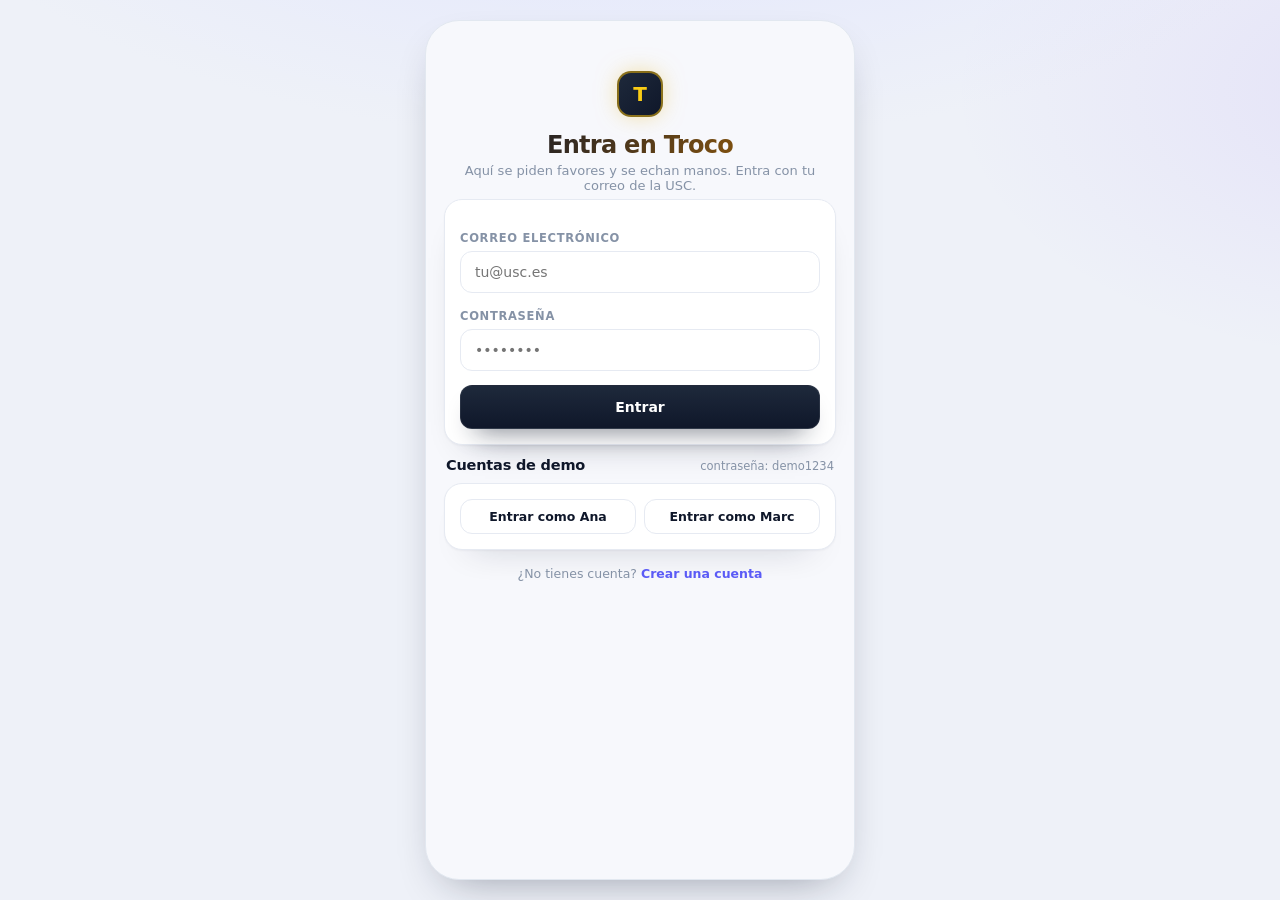
<file: index.html>
<!DOCTYPE html>
<html lang="es">
<head>
  <meta charset="utf-8">
  <meta name="viewport" content="width=device-width, initial-scale=1">
  <meta name="theme-color" content="#ffffff">
  <title>Troco · Tablón · USC</title>
  <link rel="icon" href="img/logo.svg" type="image/svg+xml">
  <link rel="stylesheet" href="css/styles.css">
</head>
<body>
  <!-- =====================================================================
       PANTALLA: TABLÓN                        Propietario: P2 (Javierbarcala)
       Solo se editan este archivo y js/board.js.
       ===================================================================== -->
  <div class="app">
    <header id="topbar"></header>

    <main class="contenido">
      <section class="hero">
        <div style="font-size:9px;font-weight:700;letter-spacing:.16em;text-transform:uppercase;color:#8592a6;margin-bottom:7px">
          USC · Santiago de Compostela
        </div>
        <h1>Tablón de favores</h1>
        <p id="hero-sub">Lo que piden estudiantes de la USC. Si te encaja, responde y llegad a un acuerdo.</p>
      </section>

      <input id="buscador" class="input" type="search"
             placeholder="Busca apuntes, clases o transporte…" autocomplete="off">

      <div id="filtro-categorias" class="chips" style="margin-top:10px"></div>
      <div id="filtro-areas" class="chips"></div>
      <div id="filtro-carreras" class="chips"></div>
      <div id="filtro-cursos" class="chips"></div>

      <div class="resultado-info" style="display:flex;align-items:center;gap:8px">
        <span id="resultado-info"></span>
        <button id="btn-limpiar" type="button" class="chip chip-mini oculto" style="margin-left:auto">Limpiar</button>
      </div>

      <select id="orden" class="select" aria-label="Ordenar el tablón" style="margin-bottom:10px">
        <option value="destacada">Destacadas primero</option>
        <option value="reciente">Más recientes</option>
        <option value="valoracion">Mejor valorados</option>
      </select>

      <div id="lista" class="lista"></div>
    </main>

    <button class="arriba" id="btn-arriba" type="button" aria-label="Volver arriba">↑</button>

    <nav id="bottomnav"></nav>
  </div>

  <script src="js/data.js"></script>
  <script src="js/ui.js"></script>
  <script src="js/board.js"></script>
</body>
</html>
</file>
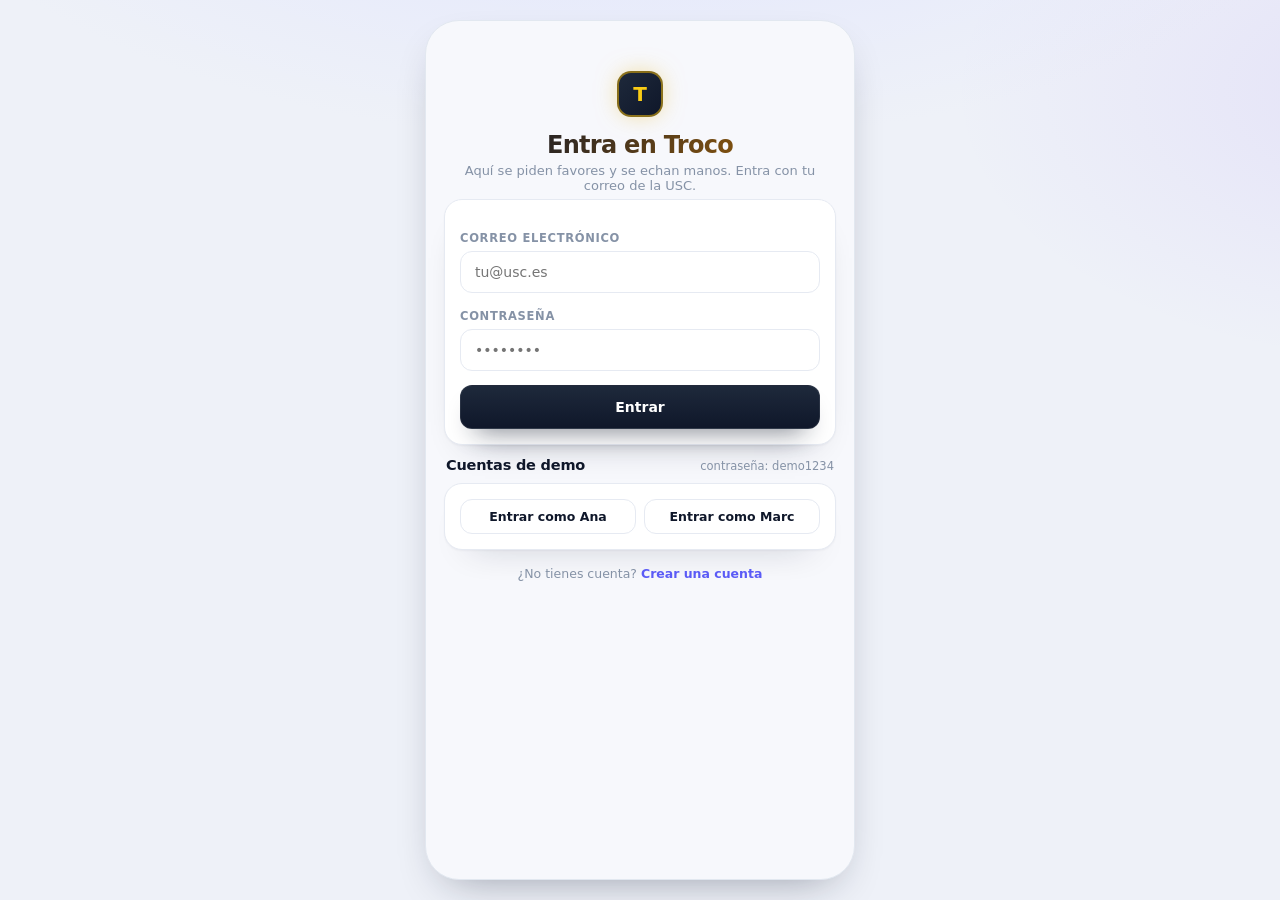
<file: editar-perfil.html>
<!DOCTYPE html>
<html lang="es">
<head>
  <meta charset="utf-8">
  <meta name="viewport" content="width=device-width, initial-scale=1">
  <title>Troco · Editar perfil</title>
  <link rel="icon" href="img/logo.svg" type="image/svg+xml">
  <link rel="stylesheet" href="css/styles.css">
  <style>
    /* P4 · tipografía del formulario: sin micro-mayúsculas ni tracking */
    #form-perfil .label {
      text-transform: none;
      letter-spacing: 0;
      font-size: 12px;
      font-weight: 650;
      margin: 15px 0 6px;
      color: #64748b;
    }
    #form-perfil .input,
    #form-perfil .select,
    #form-perfil .textarea { border-radius: 13px; font-size: 14.5px; }
  </style>
</head>
<body>
  <!-- =====================================================================
       PANTALLA: EDITAR PERFIL               Propietario: P4 (sergiooleeonn)
       Solo se editan este archivo, perfil.html y js/perfil.js / editar-perfil.js.
       ===================================================================== -->
  <div class="app">
    <header id="topbar"></header>

    <main class="contenido">
      <section style="position:relative;border-radius:22px;padding:18px;color:#fff;margin-bottom:14px;
                      background:radial-gradient(120% 115% at 88% -18%, rgba(91,91,246,.62) 0%, rgba(91,91,246,0) 58%),
                                 linear-gradient(158deg,#16203a 0%,#0d1424 100%)">
        <div style="font-size:11.5px;color:rgba(255,255,255,.55)">
          Tu ficha Troco
        </div>
        <h1 style="margin:9px 0 5px;font-size:23px;letter-spacing:-.8px;line-height:1.15">Tu perfil</h1>
        <p style="margin:0;font-size:12.5px;line-height:1.5;color:rgba(255,255,255,.68)">
          Tu ficha en la USC. Así te verán los demás estudiantes de Compostela.
        </p>
      </section>

      <form id="form-perfil" novalidate>
        <div class="bloque" style="padding:16px">

          <!-- pestañas -->
          <div style="display:flex;gap:5px;background:#eef1f8;padding:4px;border-radius:12px;margin-bottom:16px">
            <button type="button" data-tab="perfil" aria-pressed="true"
              style="flex:1;border:0;padding:9px 6px;border-radius:9px;font-family:inherit;font-size:12px;font-weight:700;
                     cursor:pointer;background:#fff;color:#0f172a;box-shadow:0 1px 2px rgba(15,23,42,.10)">Perfil</button>
            <button type="button" data-tab="estudios" aria-pressed="false"
              style="flex:1;border:0;padding:9px 6px;border-radius:9px;font-family:inherit;font-size:12px;font-weight:700;
                     cursor:pointer;background:transparent;color:#8592a6">Estudios</button>
            <button type="button" data-tab="contacto" aria-pressed="false"
              style="flex:1;border:0;padding:9px 6px;border-radius:9px;font-family:inherit;font-size:12px;font-weight:700;
                     cursor:pointer;background:transparent;color:#8592a6">Contacto</button>
          </div>

          <!-- pestaña: perfil -->
          <div data-panel="perfil">
            <div style="display:flex;align-items:center;gap:14px">
              <div id="foto-preview" aria-hidden="true"
                style="flex:0 0 auto;width:74px;height:74px;border-radius:22px;overflow:hidden;background:#6366f1;
                       display:grid;place-items:center;color:#fff;font-weight:800;font-size:22px;letter-spacing:-.5px"></div>
              <div style="min-width:0">
                <label class="btn btn-secundario btn-sm" style="cursor:pointer;display:inline-flex">
                  Cambiar foto
                  <input type="file" id="foto-input" accept="image/*" style="display:none">
                </label>
                <button type="button" id="foto-quitar" class="btn btn-secundario btn-sm" style="margin-left:6px">Quitar</button>
                <div class="usuario-detalle" style="margin-top:7px">JPG o PNG. Se recorta al centro.</div>
              </div>
            </div>

            <label class="label" for="nombre">Nombre de usuario</label>
            <input class="input" id="nombre" required maxlength="40">

            <label class="label" for="bio">Descripción</label>
            <textarea class="textarea" id="bio" maxlength="180" placeholder="Qué estudias en la USC, qué se te da bien y qué necesitas…"></textarea>
            <div class="usuario-detalle" id="contador-bio" style="margin-top:6px;text-align:right;font-variant-numeric:tabular-nums">0 / 180</div>

            <label class="label" for="habilidades">Habilidades</label>
            <div id="habilidades-chips" style="max-height:210px;overflow:auto;padding:2px 2px 2px 0"></div>
            <div style="display:flex;gap:6px;margin-top:10px">
              <input class="input" id="habilidades" maxlength="24" placeholder="Añadir otra habilidad">
              <button type="button" id="btn-add-habilidad" class="btn btn-secundario btn-sm" style="flex:0 0 auto">Añadir</button>
            </div>
            <div class="usuario-detalle" style="margin-top:6px">Toca las que domines. Máximo 10.</div>
          </div>

          <!-- pestaña: estudios -->
          <div data-panel="estudios" hidden>
            <label class="label" style="margin-top:0" for="carrera">Carrera en la USC</label>
            <input class="input" id="carrera" maxlength="60" list="grados-usc" placeholder="Ej. Grao en Enxeñaría Informática">
            <datalist id="grados-usc">
              <option value="Grao en Enxeñaría Informática"></option>
              <option value="Grao en Enxeñaría Química"></option>
              <option value="Grao en Matemáticas"></option>
              <option value="Grao en Física"></option>
              <option value="Grao en Química"></option>
              <option value="Grao en Bioloxía"></option>
              <option value="Grao en Biotecnoloxía"></option>
              <option value="Grao en Ciencia e Tecnoloxía dos Alimentos"></option>
              <option value="Grao en Enoloxía"></option>
              <option value="Grao en Medicina"></option>
              <option value="Grao en Enfermaría"></option>
              <option value="Grao en Farmacia"></option>
              <option value="Grao en Odontoloxía"></option>
              <option value="Grao en Veterinaria"></option>
              <option value="Grao en Psicoloxía"></option>
              <option value="Grao en Fisioterapia"></option>
              <option value="Grao en Dereito"></option>
              <option value="Grao en ADE"></option>
              <option value="Grao en Economía"></option>
              <option value="Grao en Belas Artes"></option>
              <option value="Grao en Arquitectura"></option>
              <option value="Grao en Filoloxía Galega"></option>
              <option value="Grao en Filoloxía Inglesa"></option>
              <option value="Grao en Historia"></option>
              <option value="Grao en Xornalismo"></option>
              <option value="Grao en Comunicación Audiovisual"></option>
              <option value="Grao en Maxisterio"></option>
              <option value="Grao en Turismo"></option>
              <option value="Grao en Traballo Social"></option>
              <option value="Máster en Enxeñaría Informática"></option>
            </datalist>
            <div class="usuario-detalle" style="margin-top:5px">Grados oficiales de la USC · Santiago de Compostela</div>

            <div class="fila" style="margin-top:16px">
              <div style="flex:1">
                <label class="label" style="margin-top:0" for="curso">Curso</label>
                <select class="select" id="curso"></select>
              </div>
              <div style="flex:1">
                <label class="label" style="margin-top:0" for="rama">Rama</label>
                <select class="select" id="rama"></select>
              </div>
            </div>
          </div>

          <!-- pestaña: contacto -->
          <div data-panel="contacto" hidden>
            <label class="label" style="margin-top:0" for="instagram">Instagram</label>
            <input class="input" id="instagram" placeholder="sergio.leon">
            <div class="usuario-detalle" style="margin-top:5px">Solo el nombre de usuario, sin la arroba.</div>

            <label class="label" for="whatsapp">WhatsApp</label>
            <input class="input" id="whatsapp" placeholder="34600111222">
            <div class="usuario-detalle" style="margin-top:5px">Con prefijo del país y sin el signo +.</div>
          </div>

        </div>

        <button class="btn btn-primario" style="margin-top:14px" type="submit">Guardar cambios</button>
        <a class="btn btn-secundario" style="margin-top:8px" href="perfil.html">Cancelar</a>
      </form>
    </main>

    <nav id="bottomnav"></nav>
  </div>

  <script src="js/data.js"></script>
  <script src="js/ui.js"></script>
  <script src="js/editar-perfil.js"></script>
</body>
</html>
</file>
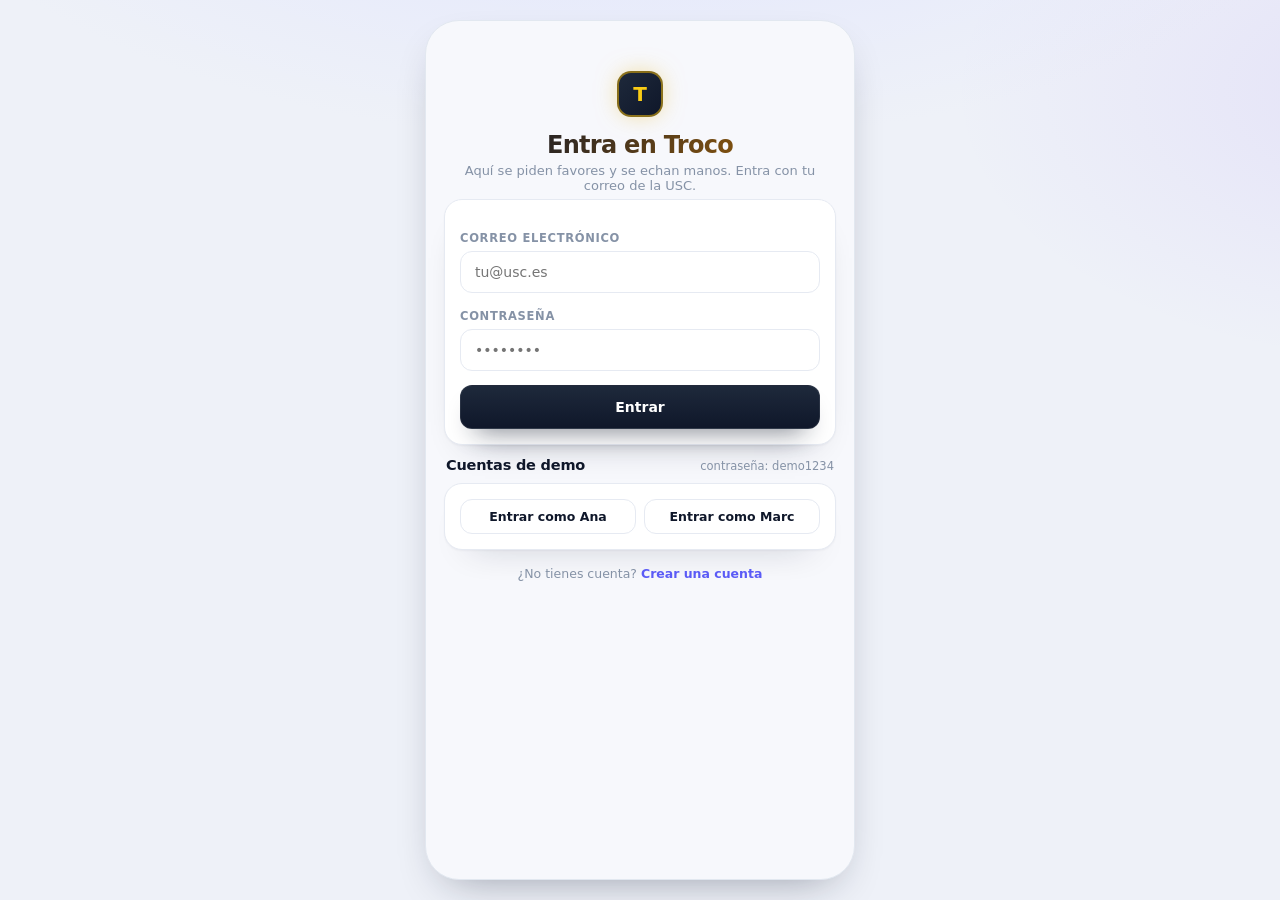
<file: login.html>
<!DOCTYPE html>
<html lang="es">
<head>
  <meta charset="utf-8">
  <meta name="viewport" content="width=device-width, initial-scale=1">
  <title>Troco · Entrar</title>
  <link rel="icon" href="img/logo.svg" type="image/svg+xml">
  <link rel="stylesheet" href="css/styles.css">
</head>
<body>
  <!-- =====================================================================
       PANTALLA: INICIAR SESIÓN              Propietario: P1 (Daniel)
       Solo se editan este archivo y js/login.js.
       ===================================================================== -->
  <div class="app">
    <main class="contenido" style="padding-top:34px">

      <div class="auth-hero">
        <div class="marca-punto">T</div>
        <h1>Entra en Troco</h1>
        <p>Aquí se piden favores y se echan manos. Entra con tu correo de la USC.</p>
      </div>

      <form id="form-login" class="bloque" novalidate>
        <label class="label" for="email">Correo electrónico</label>
        <input class="input" id="email" type="email" autocomplete="username" placeholder="tu@usc.es">

        <label class="label" for="password">Contraseña</label>
        <input class="input" id="password" type="password" autocomplete="current-password" placeholder="••••••••">

        <button class="btn btn-primario btn-bloque" type="submit">Entrar</button>
      </form>

      <div class="seccion-titulo"><h2>Cuentas de demo</h2><span class="usuario-detalle">contraseña: demo1234</span></div>
      <div class="bloque">
        <div class="fila">
          <button class="btn btn-secundario btn-sm" type="button" data-demo="ana.ferrer@usc.es">Entrar como Ana</button>
          <button class="btn btn-secundario btn-sm" type="button" data-demo="marc.puig@usc.es">Entrar como Marc</button>
        </div>
      </div>

      <div class="auth-pie">¿No tienes cuenta? <a href="registro.html">Crear una cuenta</a></div>
    </main>
  </div>

  <script src="js/data.js"></script>
  <script src="js/ui.js"></script>
  <script src="js/login.js"></script>
</body>
</html>
</file>
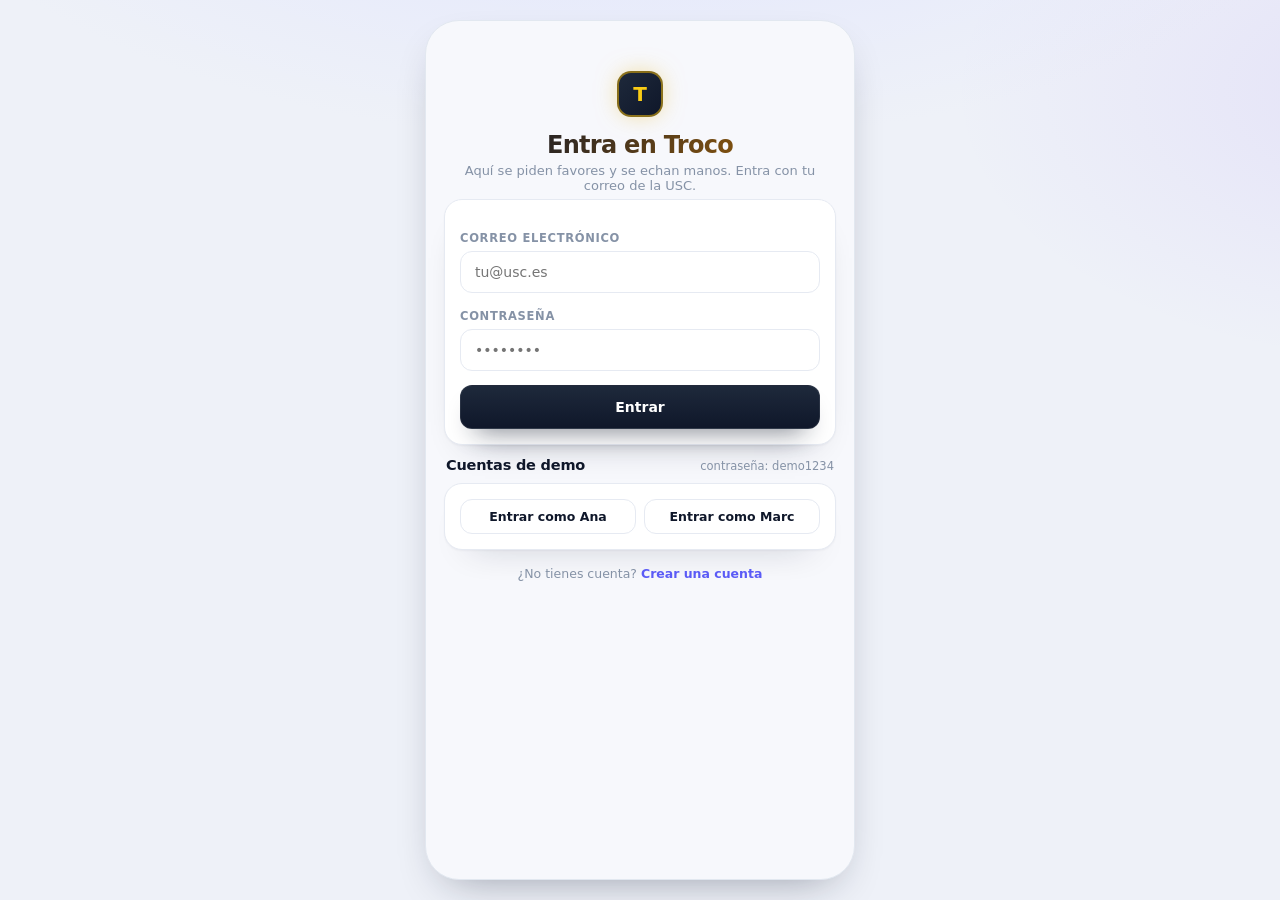
<file: oferta.html>
<!DOCTYPE html>
<html lang="es">
<head>
  <meta charset="utf-8">
  <meta name="viewport" content="width=device-width, initial-scale=1">
  <title>Troco · Oferta · USC</title>
  <link rel="icon" href="img/logo.svg" type="image/svg+xml">
  <link rel="stylesheet" href="css/styles.css">
</head>
<body>
  <!-- =====================================================================
       PANTALLA: DETALLE DE OFERTA           Propietario: P1 (Daniel)
       Solo se editan este archivo y js/oferta.js.
       ===================================================================== -->
  <div class="app">
    <header id="topbar"></header>

    <main class="contenido">
      <a href="index.html" class="chip chip-mini" style="text-decoration:none;display:inline-block;margin-bottom:12px">← Volver al tablón</a>
      <div id="detalle"></div>
    </main>

    <nav id="bottomnav"></nav>
  </div>

  <script src="js/data.js"></script>
  <script src="js/ui.js"></script>
  <script src="js/oferta.js"></script>
</body>
</html>
</file>
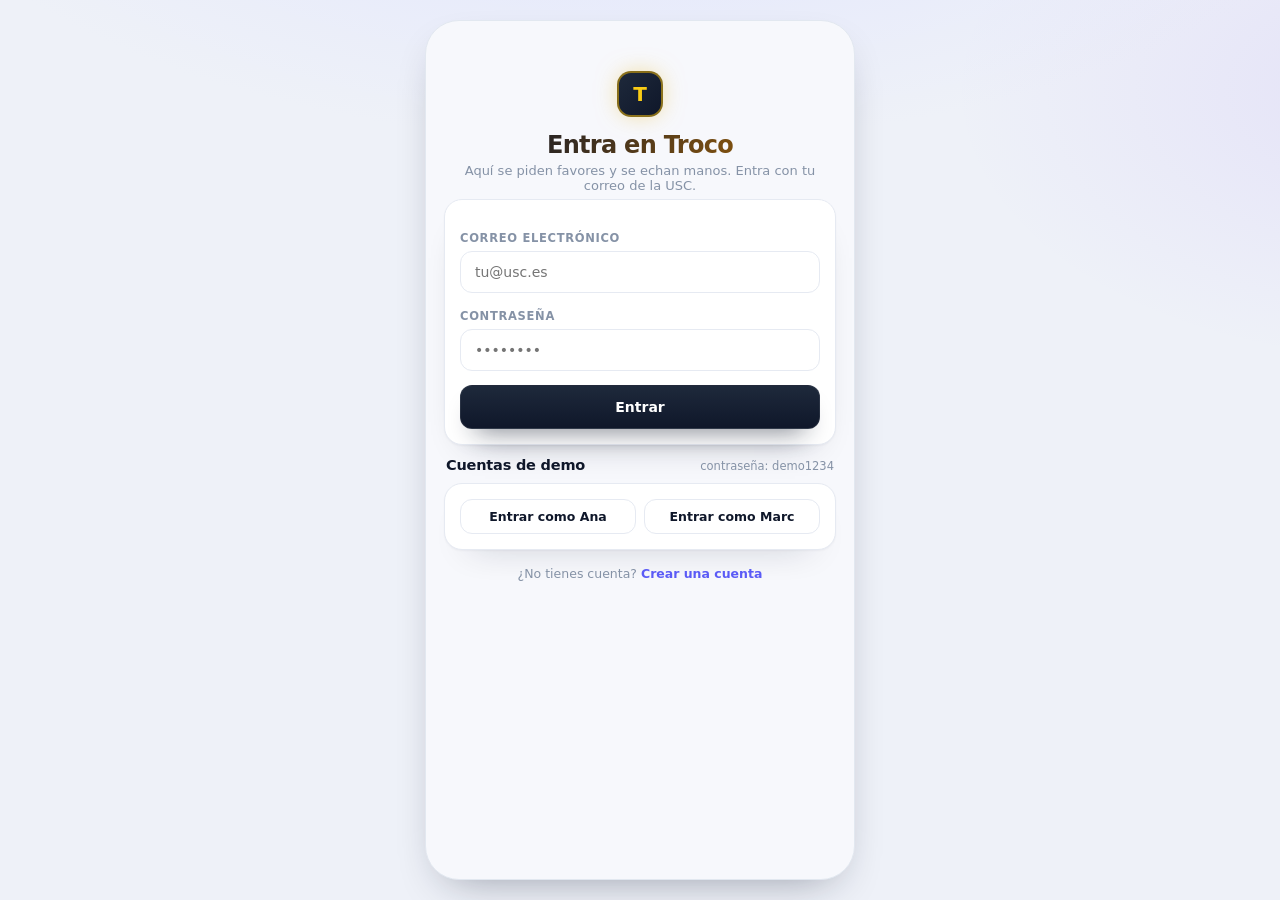
<file: perfil.html>
<!DOCTYPE html>
<html lang="es">
<head>
  <meta charset="utf-8">
  <meta name="viewport" content="width=device-width, initial-scale=1">
  <title>Troco · Perfil · USC</title>
  <link rel="icon" href="img/logo.svg" type="image/svg+xml">
  <link rel="stylesheet" href="css/styles.css">
</head>
<body>
  <!-- =====================================================================
       PANTALLA: PERFIL                      Propietario: P4 (sergiooleeonn)
       Solo se editan este archivo, editar-perfil.html y js/perfil.js.
       ===================================================================== -->
  <div class="app">
    <header id="topbar"></header>

    <main class="contenido">
      <div id="perfil"></div>

      <div class="seccion-titulo"><h2 id="titulo-ofertas">Sus peticiones</h2><a id="accion-ofertas" href="publicar.html">Publicar</a></div>
      <div id="ofertas" class="lista"></div>

      <div class="seccion-titulo"><h2>Reseñas</h2><span class="usuario-detalle" id="num-val"></span></div>
      <div id="valoraciones" class="lista"></div>
    </main>

    <nav id="bottomnav"></nav>
  </div>

  <script src="js/data.js"></script>
  <script src="js/ui.js"></script>
  <script src="js/ranking.js"></script>
  <script src="js/perfil.js"></script>
</body>
</html>
</file>
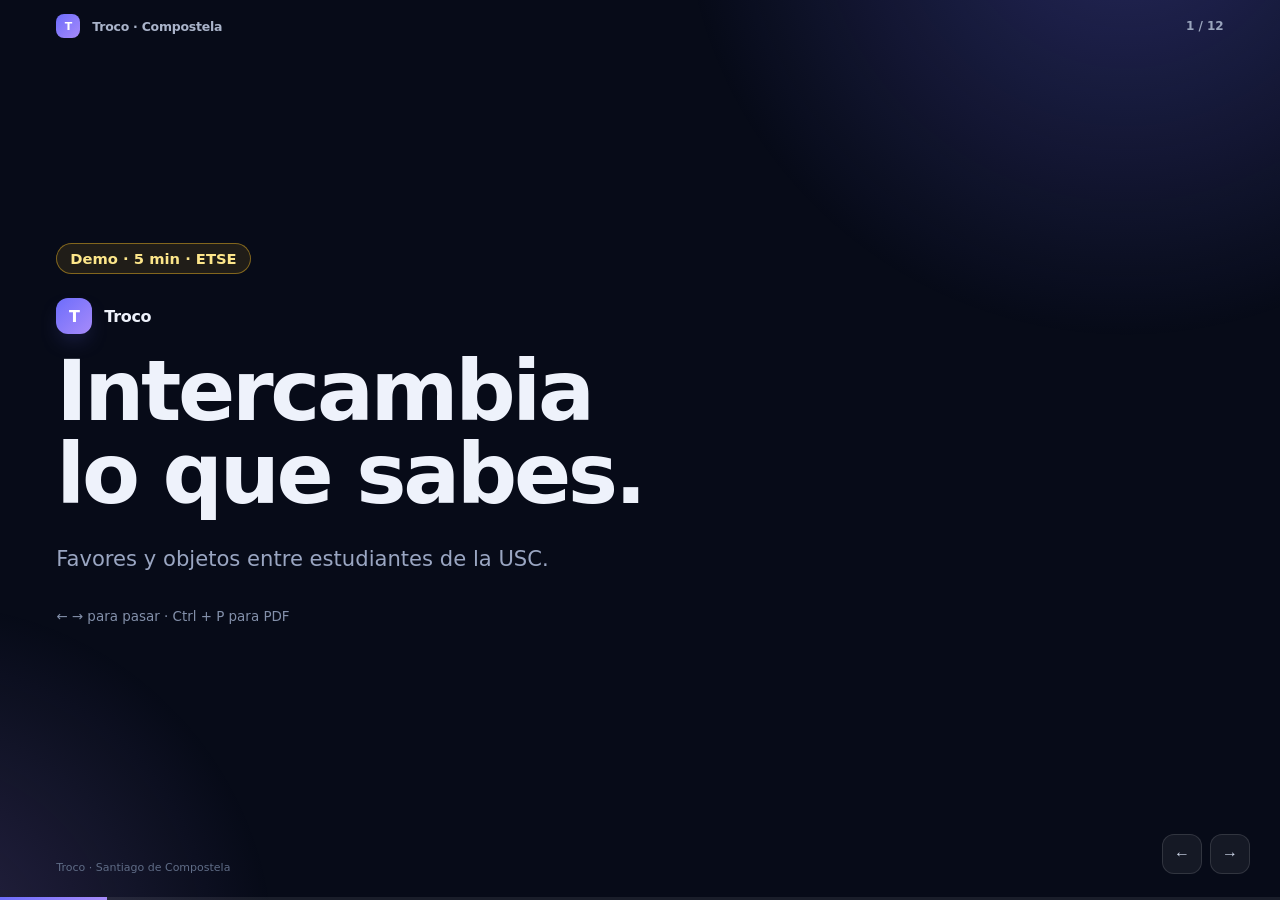
<file: presentacion.html>
<!DOCTYPE html>
<html lang="es">
<head>
<meta charset="utf-8">
<meta name="viewport" content="width=device-width, initial-scale=1">
<title>Troco · Por qué funciona · Santiago de Compostela</title>
<style>
  :root{
    --fondo:#070b18;
    --tinta:#eef2fb;
    --muted:#9aa6c2;
    --primario:#6d6dfb;
    --acento:#a78bfa;
    --oro:#fbbf24;
    --verde:#34d399;
    --rojo:#f87171;
    --linea:rgba(255,255,255,.12);
    --tarjeta:rgba(255,255,255,.05);
    --fuente:"Segoe UI", system-ui, -apple-system, Roboto, sans-serif;
  }
  *{box-sizing:border-box}
  html,body{height:100%}
  body{margin:0;background:var(--fondo);color:var(--tinta);font-family:var(--fuente);
       overflow:hidden;-webkit-font-smoothing:antialiased}
  body::before{
    content:"";position:fixed;inset:0;pointer-events:none;
    background:
      radial-gradient(58vw 58vw at 88% -12%, rgba(109,109,251,.30) 0%, rgba(109,109,251,0) 60%),
      radial-gradient(46vw 46vw at -6% 106%, rgba(167,139,250,.20) 0%, rgba(167,139,250,0) 60%);
  }

  .deck{position:relative;height:100%}
  .slide{
    position:absolute;inset:0;display:none;flex-direction:column;justify-content:center;
    padding:clamp(18px,3.6vh,44px) clamp(20px,4.4vw,64px) clamp(50px,7vh,78px);
    gap:clamp(10px,1.8vh,22px);
  }
  .slide.activa{display:flex;animation:entrar .32s ease both}
  @keyframes entrar{from{opacity:0;transform:translateY(12px)}to{opacity:1;transform:none}}

  .kicker{font-size:clamp(11px,1.05vw,14px);font-weight:800;letter-spacing:.2em;text-transform:uppercase;color:var(--muted)}
  h1{font-size:clamp(40px,6.6vw,96px);line-height:.98;letter-spacing:-.04em;margin:0;font-weight:800}
  h2{font-size:clamp(28px,4.1vw,58px);line-height:1.04;letter-spacing:-.035em;margin:0;font-weight:800;max-width:24ch}
  h2 .suave{color:var(--muted);font-weight:600}
  p{margin:0;font-size:clamp(15px,1.65vw,22px);line-height:1.45;color:#cdd7ea;max-width:62ch}
  .sub{color:var(--muted)}
  .nota{font-size:clamp(12px,1.05vw,14px);color:#8390aa;line-height:1.45}

  .dos{display:grid;grid-template-columns:1fr 1fr;gap:clamp(16px,3vw,48px);align-items:center}
  .tres{display:grid;grid-template-columns:repeat(3,1fr);gap:clamp(10px,1.4vw,18px)}
  .cinco{display:grid;grid-template-columns:repeat(5,1fr);gap:clamp(8px,1.1vw,14px)}

  .tarjeta{background:var(--tarjeta);border:1px solid var(--linea);border-radius:clamp(14px,1.5vw,20px);padding:clamp(12px,1.5vw,22px)}
  .tarjeta b{display:block;font-size:clamp(15px,1.45vw,20px);letter-spacing:-.02em;margin-bottom:4px}
  .tarjeta span{display:block;font-size:clamp(12px,1.15vw,16px);line-height:1.4;color:var(--muted)}
  .tarjeta.destacada{border-color:rgba(109,109,251,.5);background:rgba(109,109,251,.14)}
  .tarjeta.oro{border-color:rgba(251,191,36,.4);background:rgba(251,191,36,.09)}

  .icono{font-size:clamp(24px,2.6vw,38px);line-height:1;display:block;margin-bottom:8px}
  .etiqueta{display:inline-block;font-size:clamp(9px,.85vw,11px);font-weight:800;letter-spacing:.06em;
            text-transform:uppercase;color:#a5b4fc;background:rgba(109,109,251,.16);
            border:1px solid rgba(109,109,251,.3);border-radius:6px;padding:2px 7px;margin-bottom:8px}
  .etiqueta.oro{color:#fde68a;background:rgba(251,191,36,.12);border-color:rgba(251,191,36,.35)}
  .etiqueta.verde{color:#a7f3d0;background:rgba(52,211,153,.12);border-color:rgba(52,211,153,.32)}
  .compacta .tarjeta{padding:10px 12px}
  .compacta .tarjeta b{font-size:clamp(13px,1.2vw,17px);margin-bottom:2px}
  .compacta .tarjeta span{font-size:clamp(10.5px,.95vw,13px);line-height:1.3}
  .compacta .etiqueta{font-size:clamp(8.5px,.8vw,10px);padding:1px 6px;margin-bottom:6px}
  .compacta{gap:clamp(7px,.9vw,11px)}
  .chip{display:inline-flex;align-items:center;gap:8px;padding:6px 13px;border-radius:999px;
        border:1px solid var(--linea);background:rgba(255,255,255,.06);
        font-size:clamp(12px,1.15vw,15px);font-weight:600;color:#cfd9ec}
  .chip.oro{border-color:rgba(251,191,36,.45);color:#fde68a;background:rgba(251,191,36,.10)}
  .punto{width:8px;height:8px;border-radius:99px;background:var(--primario);box-shadow:0 0 10px var(--primario)}

  /* comparación del trueque */
  .comparacion{display:flex;align-items:center;justify-content:center;gap:clamp(8px,2vw,26px);flex-wrap:nowrap}
  .persoa{
    flex:1 1 0;min-width:0;background:var(--tarjeta);border:1px solid var(--linea);
    border-radius:20px;padding:clamp(12px,1.6vw,22px);text-align:center;
  }
  .persoa .nome{font-size:clamp(17px,1.9vw,26px);font-weight:800;letter-spacing:-.02em}
  .persoa .da,.persoa .quere{display:block;font-size:clamp(11.5px,1.05vw,15px);line-height:1.35;margin-top:6px}
  .persoa .da{color:#a9f5d0}
  .persoa .quere{color:#fcd34d}
  .cruz{
    flex:0 0 auto;width:clamp(44px,5vw,68px);height:clamp(44px,5vw,68px);border-radius:50%;
    display:grid;place-items:center;font-size:clamp(22px,2.6vw,38px);font-weight:800;color:var(--rojo);
    background:rgba(248,113,113,.12);border:1px solid rgba(248,113,113,.4);
  }

  /* gráfico hub */
  .hub{width:100%;height:auto;max-height:46vh;display:block}
  .hub text{font-family:var(--fuente)}

  /* mapa */
  .mapa{width:100%;height:auto;max-height:48vh;display:block}
  .mapa text{font-family:var(--fuente)}

  /* gráfico bola de nieve */
  .grafico{display:flex;flex-direction:column;gap:10px;width:100%}
  .colunas{display:flex;align-items:flex-end;gap:clamp(10px,2.4vw,40px)}
  .coluna{flex:1;display:flex;flex-direction:column;align-items:center;justify-content:flex-end;gap:8px;min-width:0}
  .coluna .valor{font-size:clamp(16px,1.9vw,26px);font-weight:800;letter-spacing:-.02em}
  .coluna .barra-nieve{
    width:100%;height:calc(var(--h) * clamp(130px,20vh,190px));
    border-radius:12px 12px 4px 4px;
    background:linear-gradient(180deg,var(--acento),var(--primario));
    box-shadow:0 14px 30px -18px var(--primario);
  }
  .candos{display:flex;gap:clamp(10px,2.4vw,40px)}
  .candos > div{flex:1;text-align:center;font-size:clamp(10.5px,.95vw,13px);color:var(--muted);line-height:1.3}

  /* rueda del bucle */
  .rueda{position:relative;width:clamp(300px,42vh,400px);aspect-ratio:1/1;margin:0 auto;flex:0 0 auto}
  .rueda .anel{position:absolute;inset:8%;border-radius:50%;border:2px dashed rgba(255,255,255,.16)}
  .rueda .centro{
    position:absolute;inset:50% auto auto 50%;transform:translate(-50%,-50%);
    width:33%;aspect-ratio:1/1;border-radius:50%;display:grid;place-items:center;text-align:center;
    background:rgba(109,109,251,.16);border:1px solid rgba(109,109,251,.5);
    font-size:clamp(11px,1.1vw,14px);font-weight:800;line-height:1.2;padding:8px;
  }
  .rueda .nodo{
    position:absolute;left:50%;top:50%;width:28%;height:44px;margin-left:-14%;margin-top:-22px;
    transform:rotate(var(--a)) translateY(calc(-1 * var(--r))) rotate(calc(-1 * var(--a)));
    transform-origin:center;
    display:flex;align-items:center;justify-content:center;text-align:center;
    background:rgba(255,255,255,.06);border:1px solid var(--linea);border-radius:12px;
    padding:4px 6px;font-size:clamp(10.5px,1vw,13px);font-weight:700;line-height:1.15;
  }

  .cifra{font-size:clamp(38px,5.4vw,74px);font-weight:800;letter-spacing:-.045em;line-height:.92}
  .cifra small{display:block;font-size:clamp(11px,.95vw,13.5px);font-weight:600;color:var(--muted);margin-top:6px;letter-spacing:0}

  /* portada */
  .portada{align-items:flex-start}
  .marca{display:flex;align-items:center;gap:12px;font-weight:800;letter-spacing:-.02em;font-size:clamp(13px,1.25vw,16px)}
  .logo{width:36px;height:36px;border-radius:12px;display:grid;place-items:center;font-size:16px;color:#fff;
        background:linear-gradient(135deg,var(--primario),var(--acento));box-shadow:0 10px 24px -12px var(--primario)}

  /* hud */
  .hud{position:fixed;top:0;left:0;right:0;display:flex;align-items:center;justify-content:space-between;
       padding:14px clamp(20px,4.4vw,64px);font-size:12px;color:#7e8aa5;z-index:5;pointer-events:none}
  .hud .marca{font-size:12.5px;color:#aab4ca}
  .hud .logo{width:24px;height:24px;border-radius:8px;font-size:11px}
  .contador{font-variant-numeric:tabular-nums;font-weight:700;color:#9aa5bd}
  .barra{position:fixed;left:0;right:0;bottom:0;height:3px;background:rgba(255,255,255,.08);z-index:6}
  .barra > div{height:100%;width:0;background:linear-gradient(90deg,var(--primario),var(--acento));transition:width .25s ease}
  .navegacion{position:fixed;right:clamp(14px,3vw,30px);bottom:clamp(14px,3vh,26px);display:flex;gap:8px;z-index:7}
  .navegacion button{width:40px;height:40px;border-radius:12px;border:1px solid var(--linea);
       background:rgba(255,255,255,.06);color:#cfd8ea;font-size:16px;cursor:pointer;transition:background .15s,transform .12s}
  .navegacion button:hover{background:rgba(255,255,255,.13)}
  .navegacion button:active{transform:scale(.95)}
  .pie{position:fixed;left:clamp(20px,4.4vw,64px);bottom:clamp(16px,3vh,26px);font-size:11px;color:#5f6c86;z-index:6}

  @media (max-width:880px){
    .dos{grid-template-columns:1fr;gap:14px}
    .cinco{grid-template-columns:1fr 1fr}
    .tres{grid-template-columns:1fr 1fr}
    .pie{display:none}
  }
  @media print{
    @page{size:A4 landscape;margin:0}
    body{overflow:visible;background:#070b18;-webkit-print-color-adjust:exact;print-color-adjust:exact}
    .deck{height:auto}
    .slide{position:relative;display:flex !important;height:100vh;page-break-after:always;animation:none}
    .hud,.barra,.navegacion,.pie{display:none}
  }
</style>
</head>
<body>

<header class="hud">
  <div class="marca"><span class="logo">T</span> Troco · Compostela</div>
  <div class="contador"><span id="actual">1</span> / <span id="total">12</span></div>
</header>

<div class="deck" id="deck">

  <!-- 1 -->
  <section class="slide portada activa">
    <span class="chip oro">Demo · 5 min · ETSE</span>
    <div class="marca" style="margin-top:8px"><span class="logo">T</span> Troco</div>
    <h1>Intercambia<br>lo que sabes.</h1>
    <p class="sub" style="margin-top:12px">Favores y objetos entre estudiantes de la USC.</p>
    <p class="nota" style="margin-top:16px">← → para pasar · Ctrl + P para PDF</p>
  </section>

  <!-- 2 · por qué funciona el trueque -->
  <section class="slide">
    <div class="kicker">01 · El trueque ya funciona</div>
    <h2>La gente <span class="suave">ya se intercambia cosas</span>.</h2>
    <div class="cinco" style="margin-top:6px">
      <div class="tarjeta"><span class="icono">🤝</span><b>Reciprocidad</b><span>Si me ayudas, te devuelvo el favor.</span></div>
      <div class="tarjeta"><span class="icono">💸</span><b>Cero dinero</b><span>No hace falta pagar nada.</span></div>
      <div class="tarjeta"><span class="icono">🏫</span><b>Confianza</b><span>Mismo campus, mismas clases.</span></div>
      <div class="tarjeta"><span class="icono">📚</span><b>Ya existe</b><span>Apuntes, tiempo, un sitio en el coche.</span></div>
      <div class="tarjeta"><span class="icono">☕</span><b>Barrio</b><span>Todo queda a un paseo.</span></div>
    </div>
    <p style="margin-top:10px">El trueque no hay que inventarlo: <b>solo hay que hacerlo fácil</b>.</p>
  </section>

  <!-- 3 · doble coincidencia -->
  <section class="slide">
    <div class="kicker">02 · El nudo</div>
    <h2>Pero dos deseos <span class="suave">casi nunca encajan</span>.</h2>
    <div class="comparacion" style="margin-top:6px">
      <div class="persoa">
        <div class="nome">Ana</div>
        <span class="da">da clases de Python</span>
        <span class="quere">quiere apuntes de Estadística</span>
      </div>
      <div class="cruz">✕</div>
      <div class="persoa">
        <div class="nome">Marc</div>
        <span class="da">tiene los apuntes</span>
        <span class="quere">quiere clases de Cálculo</span>
      </div>
    </div>
    <p class="nota" style="margin-top:8px">Doble coincidencia de deseos (Jevons, 1875): por eso existe el dinero.</p>
  </section>

  <!-- 4 · solución -->
  <section class="slide">
    <div class="kicker">03 · La solución</div>
    <h2>Una moneda interna <span class="suave">rompe el nudo</span>.</h2>
    <div class="dos" style="align-items:center">
      <svg class="hub" viewBox="0 0 900 420" role="img" aria-label="Esquema: los puntos conectan a todos con todos">
        <defs>
          <marker id="fl" markerWidth="10" markerHeight="10" refX="6" refY="3" orient="auto-start-reverse">
            <path d="M0,0 L7,3 L0,6 Z" fill="#6d6dfb"/>
          </marker>
        </defs>

        <text x="30" y="34" fill="#8390aa" font-size="15" font-weight="700" letter-spacing="2">SIN MONEDA</text>
        <text x="490" y="34" fill="#8390aa" font-size="15" font-weight="700" letter-spacing="2">CON PUNTOS</text>

        <circle cx="120" cy="210" r="52" fill="rgba(255,255,255,.06)" stroke="rgba(255,255,255,.28)" stroke-width="2"/>
        <text x="120" y="216" text-anchor="middle" fill="#eef2fb" font-size="20" font-weight="700">Ana</text>
        <circle cx="330" cy="210" r="52" fill="rgba(255,255,255,.06)" stroke="rgba(255,255,255,.28)" stroke-width="2"/>
        <text x="330" y="216" text-anchor="middle" fill="#eef2fb" font-size="20" font-weight="700">Marc</text>

        <line x1="176" y1="210" x2="274" y2="210" stroke="#f87171" stroke-width="3" stroke-dasharray="9 9"/>
        <circle cx="225" cy="210" r="23" fill="#070b18"/>
        <text x="225" y="220" text-anchor="middle" fill="#f87171" font-size="26" font-weight="800">✕</text>

        <circle cx="690" cy="210" r="58" fill="rgba(109,109,251,.20)" stroke="#6d6dfb" stroke-width="2.5"/>
        <text x="690" y="205" text-anchor="middle" fill="#cdd7ff" font-size="17" font-weight="800">PUNTOS</text>
        <text x="690" y="226" text-anchor="middle" fill="#9aa6c2" font-size="12">10 / estrella</text>

        <line x1="690" y1="150" x2="690" y2="116" stroke="#6d6dfb" stroke-width="2.5" marker-end="url(#fl)"/>
        <circle cx="690" cy="82" r="34" fill="rgba(255,255,255,.06)" stroke="rgba(255,255,255,.28)" stroke-width="2"/>
        <text x="690" y="87" text-anchor="middle" fill="#eef2fb" font-size="15" font-weight="700">Ana</text>

        <line x1="750" y1="210" x2="784" y2="210" stroke="#6d6dfb" stroke-width="2.5" marker-end="url(#fl)"/>
        <circle cx="818" cy="210" r="34" fill="rgba(255,255,255,.06)" stroke="rgba(255,255,255,.28)" stroke-width="2"/>
        <text x="818" y="215" text-anchor="middle" fill="#eef2fb" font-size="15" font-weight="700">Marc</text>

        <line x1="690" y1="270" x2="690" y2="304" stroke="#6d6dfb" stroke-width="2.5" marker-end="url(#fl)"/>
        <circle cx="690" cy="338" r="34" fill="rgba(255,255,255,.06)" stroke="rgba(255,255,255,.28)" stroke-width="2"/>
        <text x="690" y="343" text-anchor="middle" fill="#eef2fb" font-size="15" font-weight="700">Lucía</text>

        <line x1="630" y1="210" x2="596" y2="210" stroke="#6d6dfb" stroke-width="2.5" marker-end="url(#fl)"/>
        <circle cx="562" cy="210" r="34" fill="rgba(251,191,36,.14)" stroke="rgba(251,191,36,.55)" stroke-width="2"/>
        <text x="562" y="215" text-anchor="middle" fill="#fde68a" font-size="14" font-weight="700">CopyCampus</text>
      </svg>

      <div style="display:flex;flex-direction:column;gap:12px">
        <div class="tarjeta destacada"><b>1 · Publicas lo que necesitas</b><span>Quien responde propone qué quiere a cambio.</span></div>
        <div class="tarjeta destacada"><b>2 · Ganas puntos</b><span>Te valoran al cerrar; valen con cualquiera.</span></div>
        <div class="tarjeta destacada"><b>3 · Los gastas</b><span>Descuentos en comercios de Compostela.</span></div>
      </div>
    </div>
  </section>

  <!-- 5 · confianza -->
  <section class="slide">
    <div class="kicker">04 · Confianza</div>
    <h2>La confianza <span class="suave">se diseña</span>.</h2>
    <div class="tres" style="margin-top:6px">
      <div class="tarjeta"><span class="icono">🎓</span><b>+16 años</b><span>Comunidad universitaria.</span></div>
      <div class="tarjeta"><span class="icono">✅</span><b>Contacto verificado</b><span>Teléfono o Instagram antes de entrar.</span></div>
      <div class="tarjeta"><span class="icono">⭐</span><b>Solo tras cerrar</b><span>Una valoración por persona y trato.</span></div>
      <div class="tarjeta"><span class="icono">🤝</span><b>Acuerdo a dos bandas</b><span>Nadie cierra solo.</span></div>
      <div class="tarjeta"><span class="icono">🏆</span><b>9 rangos</b><span>De Hierro a Radiante.</span></div>
      <div class="tarjeta"><span class="icono">🔒</span><b>Descuentos privados</b><span>Solo se ven en tu perfil.</span></div>
    </div>
  </section>

  <!-- 6 · Santiago -->
  <section class="slide">
    <div class="kicker">05 · Compostela</div>
    <h2>Todo queda <span class="suave">a un paseo</span>.</h2>
    <div class="dos" style="align-items:center">
      <svg class="mapa" viewBox="0 0 620 360" role="img" aria-label="Mapa esquemático del campus">
        <rect x="0" y="0" width="620" height="360" rx="26" fill="rgba(255,255,255,.035)" stroke="rgba(255,255,255,.10)"/>
        <g stroke="rgba(255,255,255,.06)" stroke-width="1">
          <path d="M0 90 H620"/><path d="M0 180 H620"/><path d="M0 270 H620"/>
          <path d="M120 0 V360"/><path d="M240 0 V360"/><path d="M360 0 V360"/><path d="M480 0 V360"/>
        </g>
        <path d="M140 96 L300 150 L262 246 L404 268 L486 130" fill="none" stroke="rgba(109,109,251,.55)" stroke-width="3" stroke-dasharray="7 8" stroke-linecap="round"/>
        <g>
          <circle cx="140" cy="96" r="9" fill="#6d6dfb"/><text x="156" y="101" fill="#eef2fb" font-size="15" font-weight="700">ETSE</text>
          <circle cx="300" cy="150" r="9" fill="#6d6dfb"/><text x="316" y="155" fill="#eef2fb" font-size="15" font-weight="700">Campus Vida</text>
          <circle cx="262" cy="246" r="9" fill="#6d6dfb"/><text x="278" y="251" fill="#eef2fb" font-size="15" font-weight="700">Biblioteca</text>
          <circle cx="404" cy="268" r="9" fill="#6d6dfb"/><text x="420" y="273" fill="#eef2fb" font-size="15" font-weight="700">Obradoiro</text>
          <circle cx="486" cy="130" r="9" fill="#fbbf24"/><text x="502" y="135" fill="#fde68a" font-size="15" font-weight="700">Estación</text>
        </g>
        <text x="26" y="332" fill="#8390aa" font-size="13">Mapa esquemático · 15 min a pie entre extremos</text>
      </svg>
      <div style="display:flex;flex-direction:column;gap:10px">
        <div class="cifra">20.000+<small>estudiantes en la USC</small></div>
        <div class="cifra">3<small>campus a pie</small></div>
        <p class="nota">Si alguien no responde, te lo encuentras en clase.</p>
      </div>
    </div>
  </section>

  <!-- 7 · bola de nieve -->
  <section class="slide">
    <div class="kicker">06 · Arranque</div>
    <h2>Bola de nieve, <span class="suave">una facultad a la vez</span>.</h2>
    <div class="grafico" style="margin-top:6px">
      <div class="colunas">
        <div class="coluna"><div class="valor">30</div><div class="barra-nieve" style="--h:.12"></div></div>
        <div class="coluna"><div class="valor">200</div><div class="barra-nieve" style="--h:.34"></div></div>
        <div class="coluna"><div class="valor">800</div><div class="barra-nieve" style="--h:.68"></div></div>
        <div class="coluna"><div class="valor">2.000</div><div class="barra-nieve" style="--h:1"></div></div>
      </div>
      <div class="candos">
        <div>Semana 1<br>núcleo ETSE</div>
        <div>Mes 1<br>embajadores</div>
        <div>Mes 3<br>3 facultades</div>
        <div>Curso<br>todo el campus</div>
      </div>
    </div>
    <p class="nota" style="margin-top:6px">Objetivo de piloto, no promesa: sembramos 20 ofertas antes de abrir cada facultad.</p>
  </section>

  <!-- 8 · bucle -->
  <section class="slide">
    <div class="kicker">07 · Crecimiento</div>
    <h2>El trato <span class="suave">es la invitación</span>.</h2>
    <div class="dos" style="grid-template-columns:.9fr 1.1fr;align-items:center">
      <div class="rueda">
        <div class="anel"></div>
        <div class="centro">Cada trato<br>trae a 2</div>
        <div class="nodo" style="--a:0deg;--r:clamp(100px,13vh,135px)">Publicas</div>
        <div class="nodo" style="--a:72deg;--r:clamp(100px,13vh,135px)">Te responden</div>
        <div class="nodo" style="--a:144deg;--r:clamp(100px,13vh,135px)">Acuerdo</div>
        <div class="nodo" style="--a:216deg;--r:clamp(100px,13vh,135px)">Os valoráis</div>
        <div class="nodo" style="--a:288deg;--r:clamp(100px,13vh,135px)">Puntos y descuento</div>
      </div>
      <div style="display:flex;flex-direction:column;gap:10px">
        <div class="tarjeta oro"><b>👑 Corona al Nº 1</b><span>Estatus visible en el perfil.</span></div>
        <div class="tarjeta oro"><b>☕ Descuento real</b><span>Se presume fuera de la app.</span></div>
        <div class="tarjeta oro"><b>👥 La otra parte entra</b><span>Para confirmar el acuerdo tiene que registrarse.</span></div>
      </div>
    </div>
  </section>

  <!-- 9 · empresas: intercambio de cosas -->
  <section class="slide">
    <div class="kicker">08 · Ya funciona</div>
    <h2>Intercambiar cosas <span class="suave">no es nuevo</span>.</h2>
    <div class="cuatro compacta" style="margin-top:4px">
      <div class="tarjeta"><span class="etiqueta">Segunda mano</span><b>Vinted</b><span>Ropa usada entre personas.</span></div>
      <div class="tarjeta"><span class="etiqueta">Segunda mano</span><b>Wallapop</b><span>Compraventa de barrio.</span></div>
      <div class="tarjeta"><span class="etiqueta">Cambio puro</span><b>Swapz</b><span>Cambiar sin pagar.</span></div>
      <div class="tarjeta"><span class="etiqueta">Cambio puro</span><b>BookMooch</b><span>Libros por libros.</span></div>
      <div class="tarjeta"><span class="etiqueta verde">Regalo</span><b>Freecycle</b><span>Regalar en vez de tirar.</span></div>
      <div class="tarjeta"><span class="etiqueta verde">Regalo</span><b>Buy Nothing</b><span>Regalar entre vecinos.</span></div>
      <div class="tarjeta"><span class="etiqueta verde">Regalo</span><b>OLIO</b><span>Comida y objetos que sobran.</span></div>
      <div class="tarjeta"><span class="etiqueta">Casas</span><b>HomeExchange</b><span>Tu casa por otra casa.</span></div>
    </div>
  </section>

  <!-- 10 · empresas: trueque y tiempo -->
  <section class="slide">
    <div class="kicker">09 · Ya funciona</div>
    <h2>Y el trueque <span class="suave">también es industria</span>.</h2>
    <div class="tres" style="margin-top:4px">
      <div class="tarjeta"><span class="etiqueta oro">Trueque</span><b>Bartercard</b><span>Empresas que cambian con créditos.</span></div>
      <div class="tarjeta"><span class="etiqueta oro">Trueque</span><b>ITEX</b><span>Red de intercambio entre negocios.</span></div>
      <div class="tarjeta"><span class="etiqueta oro">Trueque</span><b>BarterQuest</b><span>Cambiar bienes y servicios.</span></div>
      <div class="tarjeta"><span class="etiqueta">Tiempo</span><b>TimeBanks</b><span>Una hora por una hora.</span></div>
      <div class="tarjeta"><span class="etiqueta">Hospitalidad</span><b>Couchsurfing</b><span>Sofá a cambio de nada.</span></div>
      <div class="tarjeta"><span class="etiqueta">Hospitalidad</span><b>Workaway</b><span>Trabajo por alojamiento.</span></div>
    </div>
    <p class="nota" style="margin-top:6px">Bartercard e ITEX son la prueba de que una moneda interna hace funcionar el trueque a gran escala.</p>
  </section>

  <!-- 10 · métricas -->
  <section class="slide">
    <div class="kicker">10 · Cómo lo medimos</div>
    <h2>Cuatro números.</h2>
    <div class="dos" style="grid-template-columns:repeat(4,1fr);gap:14px">
      <div class="tarjeta"><div class="cifra">40%<small>publica en 7 días</small></div></div>
      <div class="tarjeta"><div class="cifra">&lt;48h<small>primer acuerdo</small></div></div>
      <div class="tarjeta"><div class="cifra">60%<small>acuerdos cerrados</small></div></div>
      <div class="tarjeta"><div class="cifra">2,5<small>invitados por trato</small></div></div>
    </div>
    <p class="nota" style="margin-top:10px">Objetivos de piloto. En la demo medimos activación, acuerdos, cierres y valoraciones por semana.</p>
  </section>

  <!-- 11 · cierre -->
  <section class="slide portada">
    <div class="kicker">11 · Cierre</div>
    <h1 style="font-size:clamp(34px,5.6vw,74px)">Compostela ya comparte.<br>Troco lo pone en una app.</h1>
    <p class="sub" style="margin-top:12px">Piloto ETSE: 200 estudiantes · 10 comercios · 1 mes.</p>
    <div style="display:flex;gap:8px;flex-wrap:wrap;margin-top:14px">
      <span class="chip"><span class="punto"></span> Tablón</span>
      <span class="chip"><span class="punto"></span> Acuerdo a dos bandas</span>
      <span class="chip"><span class="punto"></span> 9 rangos</span>
      <span class="chip oro">👑 Nº 1 con corona</span>
      <span class="chip"><span class="punto"></span> Descuentos</span>
    </div>
  </section>

</div>

<div class="barra"><div id="barra"></div></div>
<div class="pie">Troco · Santiago de Compostela</div>
<div class="navegacion">
  <button type="button" id="prev" aria-label="Diapositiva anterior">←</button>
  <button type="button" id="next" aria-label="Diapositiva siguiente">→</button>
</div>

<script>
(function () {
  'use strict';
  var slides = Array.prototype.slice.call(document.querySelectorAll('.slide'));
  var total = slides.length;
  var i = 0;

  document.getElementById('total').textContent = total;

  function pintar(indice) {
    i = Math.max(0, Math.min(total - 1, indice));
    slides.forEach(function (s, n) { s.classList.toggle('activa', n === i); });
    document.getElementById('actual').textContent = i + 1;
    document.getElementById('barra').style.width = ((i + 1) / total * 100) + '%';
    if (history.replaceState) history.replaceState(null, '', '#' + (i + 1));
  }
  function siguiente() { pintar(i + 1); }
  function anterior() { pintar(i - 1); }

  document.addEventListener('keydown', function (e) {
    if (e.key === 'ArrowRight' || e.key === ' ' || e.key === 'PageDown' || e.key === 'Enter') {
      e.preventDefault(); siguiente();
    } else if (e.key === 'ArrowLeft' || e.key === 'PageUp' || e.key === 'Backspace') {
      e.preventDefault(); anterior();
    } else if (e.key === 'Home') { e.preventDefault(); pintar(0); }
    else if (e.key === 'End') { e.preventDefault(); pintar(total - 1); }
    else if (e.key === 'f' || e.key === 'F') {
      if (document.fullscreenElement) document.exitFullscreen();
      else if (document.documentElement.requestFullscreen) document.documentElement.requestFullscreen();
    }
  });

  document.getElementById('prev').addEventListener('click', anterior);
  document.getElementById('next').addEventListener('click', siguiente);

  var x0 = null;
  document.addEventListener('touchstart', function (e) { x0 = e.touches[0].clientX; }, { passive: true });
  document.addEventListener('touchend', function (e) {
    if (x0 === null) return;
    var dx = e.changedTouches[0].clientX - x0;
    if (Math.abs(dx) > 45) { if (dx < 0) siguiente(); else anterior(); }
    x0 = null;
  });

  var inicial = parseInt((location.hash || '').replace('#', ''), 10);
  pintar(isNaN(inicial) ? 0 : inicial - 1);
})();
</script>
</body>
</html>
</file>
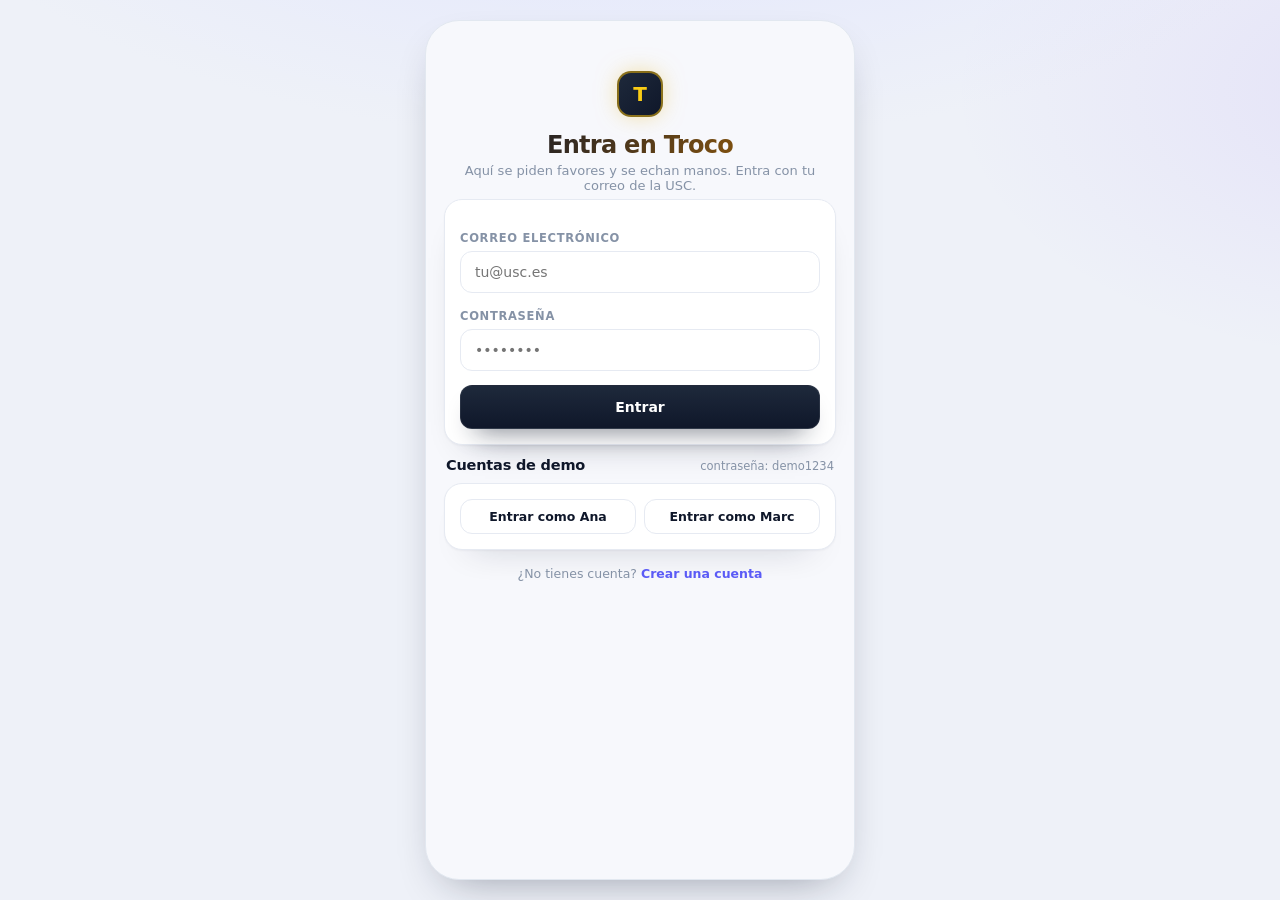
<file: publicar.html>
<!DOCTYPE html>
<html lang="es">
<head>
  <meta charset="utf-8">
  <meta name="viewport" content="width=device-width, initial-scale=1">
  <title>Troco · Publicar · USC</title>
  <link rel="icon" href="img/logo.svg" type="image/svg+xml">
  <link rel="stylesheet" href="css/styles.css">
</head>
<body>
  <!-- =====================================================================
       PANTALLA: PUBLICAR OFERTA               Propietario: P3 (tome123456)
       Solo se editan este archivo y js/publicar.js.
       ===================================================================== -->
  <div class="app">
    <header id="topbar"></header>

    <main class="contenido">
      <section class="hero">
        <div style="font-size:9px;font-weight:700;letter-spacing:.16em;text-transform:uppercase;color:#8592a6;margin-bottom:7px">
          USC · Santiago de Compostela
        </div>
        <h1>Cuenta qué necesitas</h1>
        <p>En dos líneas. Cuanto más claro, más fácil es que alguien te eche una mano.</p>
      </section>

      <form id="form-oferta" class="bloque" novalidate>
        <label class="label" for="titulo">Título</label>
        <input class="input" id="titulo" maxlength="70" required
               placeholder="Ej. Apuntes de Estadística II">
        <div class="usuario-detalle" id="contador-titulo" style="text-align:right;margin-top:5px">0/70</div>

        <label class="label" for="descripcion">Descripción</label>
        <textarea class="textarea" id="descripcion" maxlength="280"
                  placeholder="Qué te pasa, para qué es y cuándo lo necesitas…"></textarea>

        <div id="aviso-contenido" class="oculto" role="alert"
             style="margin-top:12px;padding:10px 12px;border-radius:12px;background:#fff7ed;border:1px solid #fed7aa;color:#9a3412;font-size:12.5px;line-height:1.45">
          <b>Esto no parece apropiado.</b> Revísalo antes de seguir: aquí venimos a ayudarnos.
        </div>

        <label class="label" for="area">Área de la petición</label>
        <select class="select" id="area"></select>
        <div class="usuario-detalle" style="margin-top:5px">De qué va lo que pides: Matemáticas, Salud, Lenguaje…</div>

        <label class="label" for="categoria">Categoría</label>
        <select class="select" id="categoria"></select>

        <label class="label" for="carrera">Tu carrera</label>
        <select class="select" id="carrera"></select>
        <div class="usuario-detalle" style="margin-top:5px">Aparecerá en tu tarjeta. Puedes cambiarla cuando quieras.</div>

        <p class="usuario-detalle" style="margin:14px 2px 0;line-height:1.5">
          Publica cosas útiles y con respeto. Nada que moleste a nadie.</p>

        <button class="btn btn-primario btn-bloque" id="btn-publicar" type="submit" disabled>Publicar</button>
        <a class="btn btn-secundario" style="margin-top:8px" href="index.html">Cancelar</a>
      </form>

      <div class="seccion-titulo"><h2>Vista previa</h2><span class="usuario-detalle">Así se verá en el tablón</span></div>
      <div id="preview"></div>

      <p class="usuario-detalle" style="text-align:center;margin-top:14px;line-height:1.5">
        Al publicar aparecerás con tu carrera y curso para que te encuentren.</p>
    </main>

    <nav id="bottomnav"></nav>
  </div>

  <script src="js/data.js"></script>
  <script src="js/ui.js"></script>
  <script src="js/publicar.js"></script>
</body>
</html>
</file>
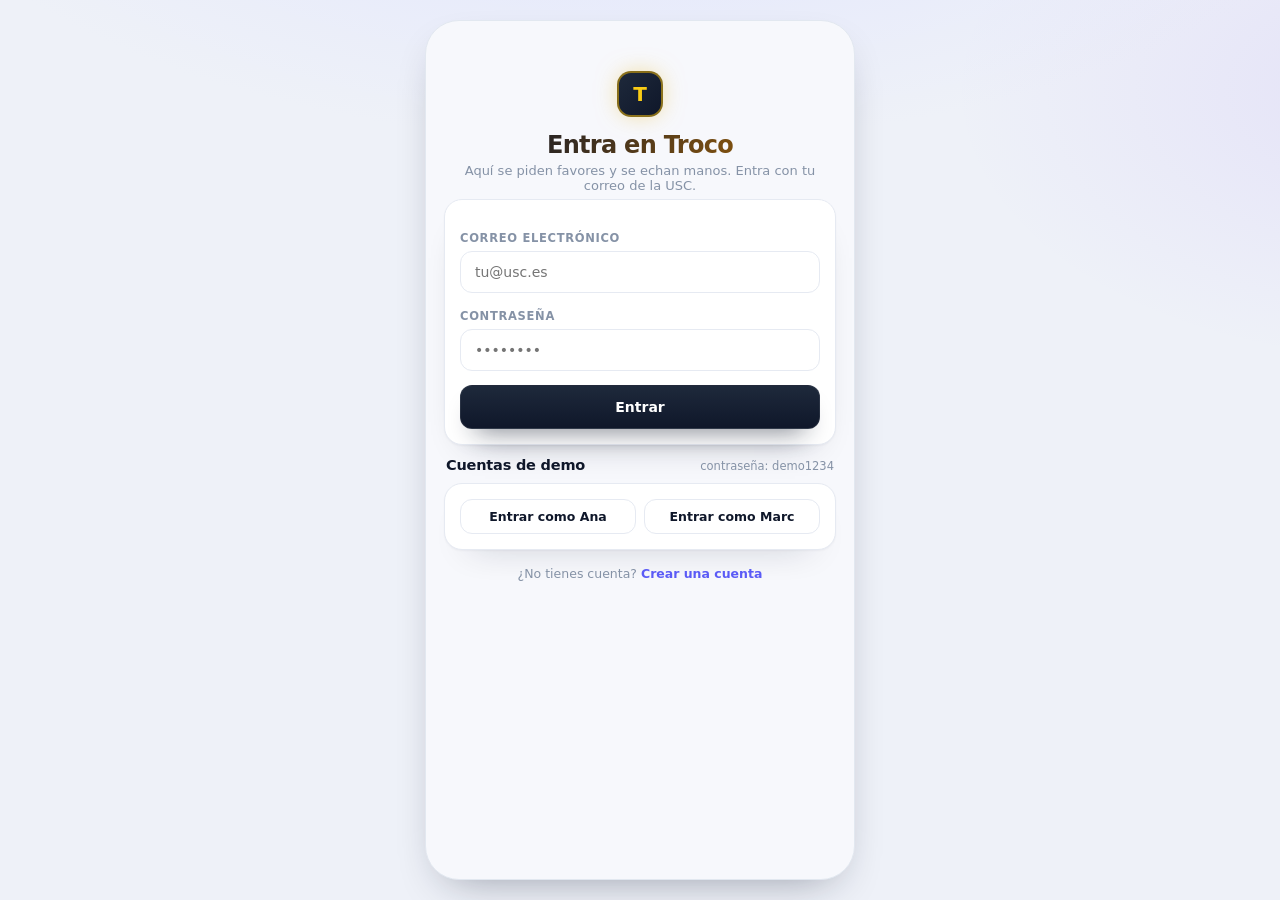
<file: ranking.html>
<!DOCTYPE html>
<html lang="es">
<head>
  <meta charset="utf-8">
  <meta name="viewport" content="width=device-width, initial-scale=1">
  <title>Troco · Ranking · USC</title>
  <link rel="icon" href="img/logo.svg" type="image/svg+xml">
  <link rel="stylesheet" href="css/styles.css">
</head>
<body>
  <!-- =====================================================================
       PANTALLA: RANKING + RECOMPENSAS         Propietario: P3 (tome123456)
       Solo se editan este archivo y js/ranking.js.
       Regla de puntos: 10 por estrella (★1 = 10 … ★5 = 50)
       ===================================================================== -->
  <div class="app">
    <header id="topbar"></header>

    <main class="contenido">
      <section class="hero">
        <div style="font-size:9px;font-weight:700;letter-spacing:.16em;text-transform:uppercase;color:#8592a6;margin-bottom:7px">
          USC · Santiago de Compostela
        </div>
        <h1>Ranking y recompensas</h1>
        <p>Cada estrella cuenta. Cuanto mejor te valoren, más arriba estás y mejor se ve tu nombre.</p>
      </section>

      <div id="mi-posicion"></div>

      <div class="chips" id="filtro-rama" role="group" aria-label="Filtrar el ranking por rama" style="margin-top:12px"></div>

      <div class="seccion-titulo"><h2>Clasificación</h2><span class="usuario-detalle" id="total-gente"></span></div>
      <div id="ranking" class="lista"></div>

      <div class="seccion-titulo"><h2>Recompensas por nivel</h2></div>
      <div id="recompensas" class="bloque"></div>
    </main>

    <nav id="bottomnav"></nav>
  </div>

  <script src="js/data.js"></script>
  <script src="js/ui.js"></script>
  <script src="js/ranking.js"></script>
</body>
</html>
</file>
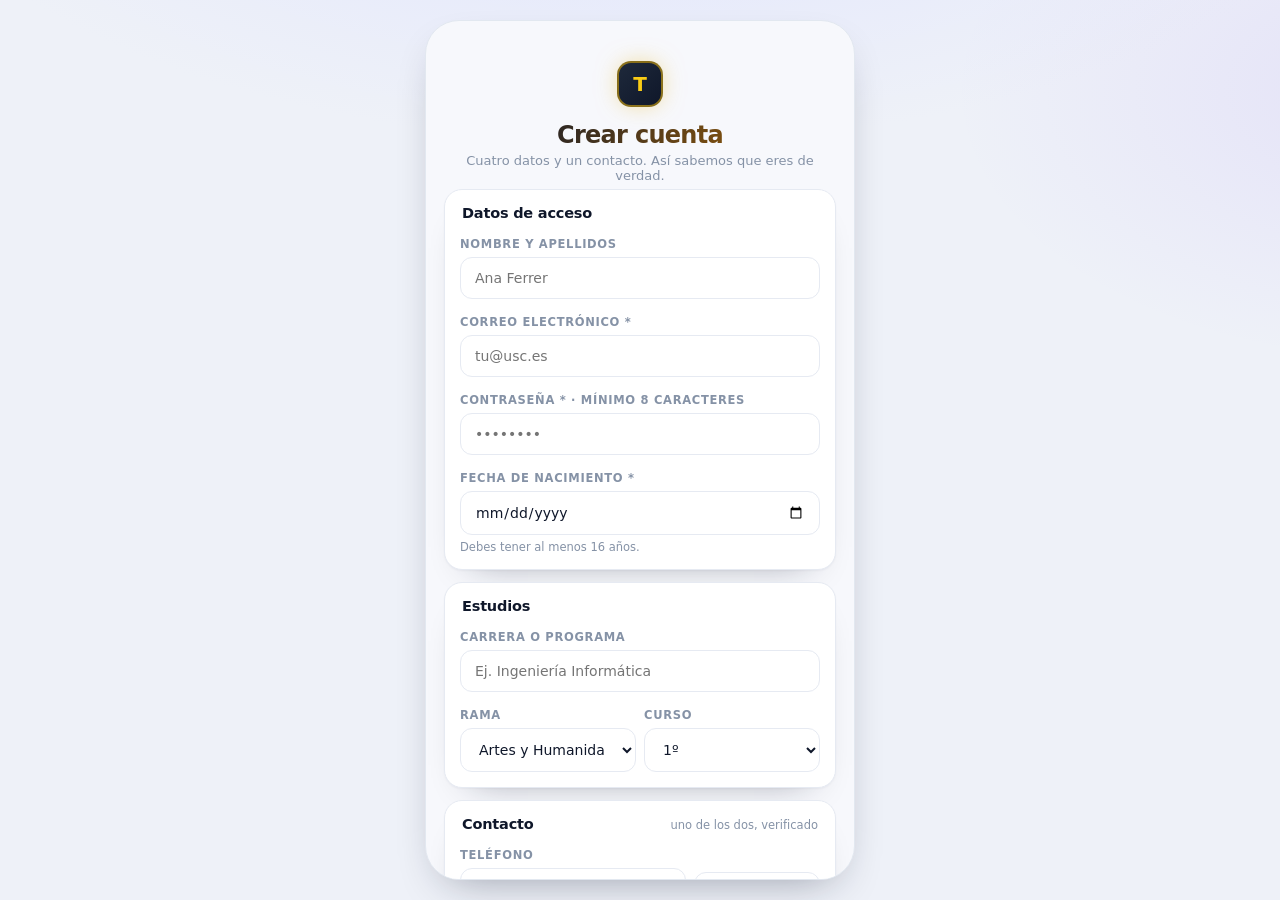
<file: registro.html>
<!DOCTYPE html>
<html lang="es">
<head>
  <meta charset="utf-8">
  <meta name="viewport" content="width=device-width, initial-scale=1">
  <title>Troco · Crear cuenta</title>
  <link rel="icon" href="img/logo.svg" type="image/svg+xml">
  <link rel="stylesheet" href="css/styles.css">
</head>
<body>
  <!-- =====================================================================
       PANTALLA: CREAR CUENTA                Propietario: P1 (Daniel)
       Solo se editan este archivo y js/registro.js.
       Requisitos: email único, contraseña, +16 años y un contacto verificado.
       ===================================================================== -->
  <div class="app">
    <main class="contenido" style="padding-top:24px">

      <div class="auth-hero">
        <div class="marca-punto">T</div>
        <h1>Crear cuenta</h1>
        <p>Cuatro datos y un contacto. Así sabemos que eres de verdad.</p>
      </div>

      <form id="form-registro" novalidate>

        <div class="bloque">
          <div class="seccion-titulo" style="margin-top:0"><h2>Datos de acceso</h2></div>

          <label class="label" for="nombre">Nombre y apellidos</label>
          <input class="input" id="nombre" maxlength="40" placeholder="Ana Ferrer">

          <label class="label" for="email">Correo electrónico *</label>
          <input class="input" id="email" type="email" autocomplete="email" placeholder="tu@usc.es">

          <label class="label" for="password">Contraseña * · mínimo 8 caracteres</label>
          <input class="input" id="password" type="password" autocomplete="new-password" placeholder="••••••••">

          <label class="label" for="nacimiento">Fecha de nacimiento *</label>
          <input class="input" id="nacimiento" type="date">
          <div class="usuario-detalle" style="margin-top:5px">Debes tener al menos 16 años.</div>
        </div>

        <div class="bloque" style="margin-top:12px">
          <div class="seccion-titulo" style="margin-top:0"><h2>Estudios</h2></div>

          <label class="label" for="carrera">Carrera o programa</label>
          <input class="input" id="carrera" maxlength="60" placeholder="Ej. Ingeniería Informática">

          <div class="fila" style="margin-top:16px">
            <div style="flex:1">
              <label class="label" style="margin-top:0" for="rama">Rama</label>
              <select class="select" id="rama"></select>
            </div>
            <div style="flex:1">
              <label class="label" style="margin-top:0" for="curso">Curso</label>
              <select class="select" id="curso"></select>
            </div>
          </div>
        </div>

        <div class="bloque" style="margin-top:12px">
          <div class="seccion-titulo" style="margin-top:0">
            <h2>Contacto</h2><span class="usuario-detalle">uno de los dos, verificado</span>
          </div>

          <label class="label" for="whatsapp">Teléfono</label>
          <div class="contacto-linea">
            <input class="input" id="whatsapp" inputmode="tel" placeholder="600 111 222">
            <button type="button" class="btn btn-secundario btn-sm" id="btn-codigo-tel">Enviar código</button>
          </div>
          <div id="aviso-tel"></div>
          <div id="verif-tel" class="contacto-estado" hidden>
            <input class="input" id="codigo-tel" inputmode="numeric" maxlength="4" placeholder="Código de 4 dígitos">
            <button type="button" class="btn btn-primario btn-sm" id="btn-verif-tel">Verificar</button>
          </div>
          <div id="estado-tel" class="usuario-detalle" style="margin-top:6px"></div>

          <label class="label" for="instagram">Instagram</label>
          <div class="contacto-linea">
            <input class="input" id="instagram" placeholder="tu.usuario">
            <button type="button" class="btn btn-secundario btn-sm" id="btn-codigo-ig">Enviar código</button>
          </div>
          <div id="aviso-ig"></div>
          <div id="verif-ig" class="contacto-estado" hidden>
            <input class="input" id="codigo-ig" inputmode="numeric" maxlength="4" placeholder="Código de 4 dígitos">
            <button type="button" class="btn btn-primario btn-sm" id="btn-verif-ig">Verificar</button>
          </div>
          <div id="estado-ig" class="usuario-detalle" style="margin-top:6px"></div>

          <p class="usuario-detalle" style="margin:12px 0 0;line-height:1.5">
            Demo sin backend: el código se muestra aquí. En producción llegaría por SMS o email.
          </p>
        </div>

        <button class="btn btn-primario btn-bloque" type="submit">Crear cuenta</button>
        <div class="auth-pie">¿Ya tienes cuenta? <a href="login.html">Entrar</a></div>
      </form>
    </main>
  </div>

  <script src="js/data.js"></script>
  <script src="js/ui.js"></script>
  <script src="js/registro.js"></script>
</body>
</html>
</file>
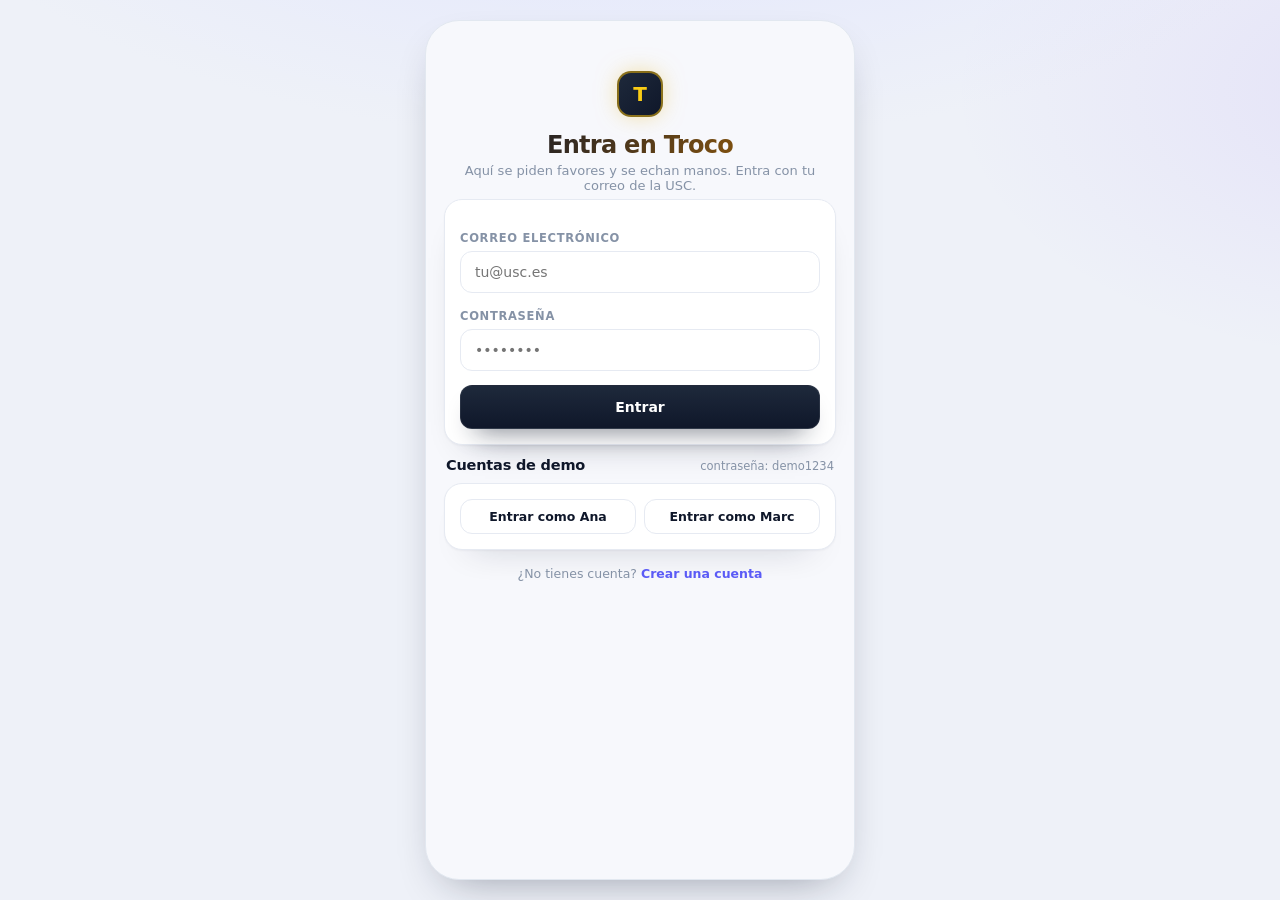
<file: valorar.html>
<!DOCTYPE html>
<html lang="es">
<head>
  <meta charset="utf-8">
  <meta name="viewport" content="width=device-width, initial-scale=1">
  <title>Troco · Valorar · USC</title>
  <link rel="icon" href="img/logo.svg" type="image/svg+xml">
  <link rel="stylesheet" href="css/styles.css">
</head>
<body>
  <!-- =====================================================================
       PANTALLA: VALORAR TRATO             Propietario: P1 (Daniel)
       Solo se editan este archivo y js/valorar.js.
       ===================================================================== -->
  <div class="app">
    <header id="topbar"></header>

    <main class="contenido">
      <div id="valorar"></div>
    </main>

    <nav id="bottomnav"></nav>
  </div>

  <script src="js/data.js"></script>
  <script src="js/ui.js"></script>
  <script src="js/ranking.js"></script>
  <script src="js/valorar.js"></script>
</body>
</html>
</file>
<file: css/styles.css>
/* ==========================================================================
   USwap ÔÇö ESTILOS GLOBALES            Propietario: P1 (Daniel)
   --------------------------------------------------------------------------
   NINGUNA otra persona edita este archivo. Si necesitas un estilo nuevo,
   p├¡deselo a P1. Aqu├¡ est├ín los tokens de dise├▒o y los componentes comunes.
   ========================================================================== */

:root {
  --fondo: #eef1f8;
  --tarjeta: #ffffff;
  --tinta: #0f172a;
  --tinta-suave: #475569;
  --muted: #8592a6;
  --borde: #e6eaf2;
  --primario: #5b5bf6;
  --primario-oscuro: #4343d6;
  --primario-suave: #eeefff;
  --acento: #8b5cf6;
  --verde: #16a34a;
  --verde-suave: #e7f8ee;
  --ambar: #d97706;
  --ambar-suave: #fef4e2;
  --rojo: #dc2626;
  --rojo-suave: #fdecec;
  --radio: 18px;
  --radio-sm: 12px;
  --sombra: 0 1px 2px rgba(15, 23, 42, .05), 0 8px 24px -14px rgba(15, 23, 42, .25);
  --sombra-alta: 0 18px 45px -22px rgba(15, 23, 42, .45);
  --fuente: "Segoe UI", system-ui, -apple-system, Roboto, sans-serif;
}

* { box-sizing: border-box; }

html, body {
  margin: 0;
  padding: 0;
  height: 100%;
  font-family: var(--fuente);
  color: var(--tinta);
  background: var(--fondo);
  -webkit-font-smoothing: antialiased;
}

body {
  background:
    radial-gradient(1100px 520px at 50% -220px, #dfe3ff 0%, rgba(223, 227, 255, 0) 70%),
    var(--fondo);
  overflow: hidden;
}

/* ---------------------------------------------------------------- estructura */
.app {
  width: 100%;
  height: 100vh;
  margin: 0 auto;
  background: #f7f8fc;
  display: flex;
  flex-direction: column;
  overflow: hidden;
  position: relative;
}

.contenido {
  flex: 1 1 auto;
  overflow-y: auto;
  overflow-x: hidden;
  padding: 16px 18px 28px;
  overscroll-behavior: contain;
}

@media (min-width: 720px) {
  body { display: grid; place-items: center; padding: 20px; }
  .app {
    max-width: 430px;
    height: calc(100vh - 40px);
    max-height: 880px;
    border-radius: 34px;
    box-shadow: var(--sombra-alta);
    border: 1px solid #e2e8f0;
  }
  .topbar { border-radius: 34px 34px 0 0; }
  .bottomnav { border-radius: 0 0 34px 34px; }
}

/* ------------------------------------------------------------------- topbar */
.topbar {
  position: sticky;
  top: 0;
  z-index: 20;
  display: flex;
  align-items: center;
  justify-content: space-between;
  gap: 10px;
  padding: 14px 18px;
  background: rgba(255, 255, 255, .86);
  backdrop-filter: blur(10px);
  border-bottom: 1px solid var(--borde);
}

.marca {
  display: flex;
  align-items: center;
  gap: 9px;
  font-weight: 800;
  font-size: 19px;
  letter-spacing: -.4px;
  color: var(--tinta);
  text-decoration: none;
}

.marca-punto {
  width: 30px; height: 30px;
  border-radius: 10px;
  background: linear-gradient(135deg, var(--primario), var(--acento));
  color: #fff;
  display: grid; place-items: center;
  font-size: 15px; font-weight: 800;
  box-shadow: 0 6px 14px -6px var(--primario);
}

.selector-yo {
  border: 1px solid var(--borde);
  background: #fff;
  border-radius: 999px;
  padding: 7px 30px 7px 12px;
  font-size: 12px;
  font-weight: 600;
  color: var(--tinta-suave);
  font-family: var(--fuente);
  max-width: 168px;
  appearance: none;
  background-image: url("data:image/svg+xml;utf8,<svg xmlns='http://www.w3.org/2000/svg' width='10' height='10' viewBox='0 0 10 10'><path d='M1 3l4 4 4-4' stroke='%238592a6' stroke-width='1.6' fill='none' stroke-linecap='round'/></svg>");
  background-repeat: no-repeat;
  background-position: right 11px center;
  cursor: pointer;
}

.topbar-derecha { display: flex; align-items: center; gap: 6px; }

/* --------------------------------------------------------------------- hero */
.hero { padding: 6px 2px 14px; }
.hero h1 { margin: 0 0 4px; font-size: 23px; letter-spacing: -.6px; line-height: 1.2; }
.hero p { margin: 0; color: var(--muted); font-size: 13.5px; line-height: 1.45; }

/* -------------------------------------------------------------------- inputs */
.input, .textarea, .select {
  width: 100%;
  border: 1px solid var(--borde);
  background: #fff;
  border-radius: var(--radio-sm);
  padding: 12px 14px;
  font-size: 14px;
  font-family: var(--fuente);
  color: var(--tinta);
  outline: none;
  transition: border-color .15s, box-shadow .15s;
}

.input:focus, .textarea:focus, .select:focus {
  border-color: var(--primario);
  box-shadow: 0 0 0 4px var(--primario-suave);
}

.textarea { min-height: 96px; resize: vertical; line-height: 1.5; }
.label {
  display: block;
  font-size: 11.5px;
  font-weight: 700;
  text-transform: uppercase;
  letter-spacing: .06em;
  color: var(--muted);
  margin: 16px 0 6px;
}
.campo { margin-bottom: 4px; }

/* --------------------------------------------------------------------- chips */
.chips {
  display: flex;
  gap: 7px;
  overflow-x: auto;
  padding: 4px 2px 8px;
  scrollbar-width: none;
}
.chips::-webkit-scrollbar { display: none; }

.chip {
  flex: 0 0 auto;
  border: 1px solid var(--borde);
  background: #fff;
  color: var(--tinta-suave);
  border-radius: 999px;
  padding: 7px 13px;
  font-size: 12.5px;
  font-weight: 600;
  font-family: var(--fuente);
  cursor: pointer;
  transition: all .15s;
  white-space: nowrap;
}
.chip:hover { border-color: #cfd6e6; }
.chip.activo {
  background: var(--primario);
  border-color: var(--primario);
  color: #fff;
  box-shadow: 0 6px 14px -8px var(--primario);
}
.chip-mini { padding: 4px 10px; font-size: 11.5px; }

/* ------------------------------------------------------------------ tarjetas */
.lista { display: flex; flex-direction: column; gap: 11px; }

.card {
  background: var(--tarjeta);
  border: 1px solid var(--borde);
  border-radius: var(--radio);
  padding: 15px;
  box-shadow: var(--sombra);
  text-decoration: none;
  color: inherit;
  display: block;
  transition: transform .14s, box-shadow .14s, border-color .14s;
}
.card:hover { transform: translateY(-1px); box-shadow: var(--sombra-alta); border-color: #d8dfee; }

.card-fila { display: flex; align-items: center; gap: 10px; }
.card-titulo { margin: 9px 0 5px; font-size: 15.5px; font-weight: 700; letter-spacing: -.2px; line-height: 1.3; }
.card-texto { margin: 0; color: var(--tinta-suave); font-size: 13px; line-height: 1.5; }

.card-pie {
  margin-top: 12px; padding-top: 11px;
  border-top: 1px dashed var(--borde);
  display: flex; align-items: center; justify-content: space-between; gap: 8px;
  font-size: 12px; color: var(--muted);
}

.cambio {
  display: flex; gap: 7px; align-items: flex-start;
  margin-top: 11px; padding: 9px 11px;
  background: var(--primario-suave);
  border-radius: 11px;
  font-size: 12.5px; color: var(--primario-oscuro);
  line-height: 1.45;
}
.cambio b { font-weight: 700; }

/* ------------------------------------------------------------------ avatar */
.avatar {
  flex: 0 0 auto;
  width: 38px; height: 38px;
  border-radius: 12px;
  display: grid; place-items: center;
  color: #fff; font-weight: 700; font-size: 13px;
  letter-spacing: .02em;
}
.avatar.grande { width: 62px; height: 62px; border-radius: 20px; font-size: 21px; }
.avatar.pequeno { width: 28px; height: 28px; border-radius: 9px; font-size: 10.5px; }

/* avatar clicable: lleva al perfil con sus valoraciones */
.avatar-enlace {
  display: inline-flex;
  flex: 0 0 auto;
  border-radius: 20px;
  text-decoration: none;
  transition: transform .12s, box-shadow .12s;
}
.avatar-enlace:hover { transform: translateY(-1px); box-shadow: 0 12px 22px -14px rgba(15, 23, 42, .65); }
.avatar-enlace:active { transform: scale(.97); }
.avatar-enlace:focus-visible { outline: 3px solid var(--primario-suave); }

.usuario-linea { display: flex; flex-direction: column; gap: 1px; min-width: 0; }
.usuario-nombre { font-size: 13px; font-weight: 650; }
.usuario-detalle { font-size: 11.5px; color: var(--muted); }

/* -------------------------------------------------------------------- badges */
.badge {
  display: inline-flex; align-items: center; gap: 4px;
  padding: 3px 9px; border-radius: 999px;
  font-size: 10.5px; font-weight: 700;
  letter-spacing: .02em; text-transform: uppercase;
  background: #f1f4fa; color: var(--tinta-suave);
}
.badge-verde { background: var(--verde-suave); color: var(--verde); }
.badge-ambar { background: var(--ambar-suave); color: var(--ambar); }
.badge-rojo { background: var(--rojo-suave); color: var(--rojo); }
.badge-azul { background: var(--primario-suave); color: var(--primario-oscuro); }

/* ------------------------------------------------------------------ botones */
.btn {
  display: inline-flex; align-items: center; justify-content: center; gap: 8px;
  width: 100%;
  border: 1px solid transparent;
  border-radius: var(--radio-sm);
  padding: 13px 16px;
  font-size: 14px; font-weight: 700; font-family: var(--fuente);
  text-decoration: none; cursor: pointer;
  transition: transform .12s, filter .15s, background .15s;
}
.btn:active { transform: scale(.985); }
.btn-primario {
  background: linear-gradient(135deg, var(--primario), var(--acento));
  color: #fff;
  box-shadow: 0 10px 22px -12px var(--primario);
}
.btn-primario:hover { filter: brightness(1.05); }
.btn-secundario { background: #fff; border-color: var(--borde); color: var(--tinta); }
.btn-secundario:hover { background: #f8fafc; }
.btn-whatsapp { background: #25d366; color: #06331c; }
.btn-instagram { background: #fff; border-color: #f0c6df; color: #c1298a; }
.btn-sm { width: auto; padding: 9px 14px; font-size: 12.5px; }
.btn-bloque { margin-top: 14px; }

.fila { display: flex; gap: 8px; }
.fila > .btn { flex: 1; }

/* ------------------------------------------------------------------ estrellas */
.estrellas { display: inline-flex; gap: 2px; color: #f59e0b; font-size: 13px; letter-spacing: 1px; }
.estrellas.gris { color: #d7dde9; }
.estrellas.grande { font-size: 18px; }

/* --------------------------------------------------------------------- stats */
.stats { display: grid; grid-template-columns: repeat(3, 1fr); gap: 9px; }
.stat {
  background: #fff; border: 1px solid var(--borde); border-radius: var(--radio-sm);
  padding: 11px 8px; text-align: center;
}
.stat b { display: block; font-size: 19px; letter-spacing: -.5px; }
.stat span { font-size: 10.5px; color: var(--muted); text-transform: uppercase; letter-spacing: .05em; font-weight: 600; }

/* ------------------------------------------------------------------ ranking */
.rank-item {
  display: flex; align-items: center; gap: 11px;
  background: #fff; border: 1px solid var(--borde); border-radius: var(--radio);
  padding: 12px 14px; box-shadow: var(--sombra);
}
.rank-item.yo { border-color: var(--primario); box-shadow: 0 0 0 3px var(--primario-suave); }
.rank-pos {
  width: 26px; text-align: center; font-weight: 800; font-size: 15px; color: var(--muted);
  letter-spacing: -.5px;
}
.rank-pos.top { color: var(--primario); }
.rank-puntos {
  margin-left: auto; text-align: right;
  font-weight: 800; font-size: 15px; letter-spacing: -.4px;
}
.rank-puntos small { display: block; font-size: 10px; font-weight: 600; color: var(--muted); letter-spacing: 0; }

.tier { display: inline-flex; align-items: center; gap: 5px; font-size: 11px; font-weight: 700; }
.tier-hierro { color: #6b7280; }
.tier-bronce { color: #b45309; }
.tier-plata { color: #64748b; }
.tier-oro { color: #ca8a04; }
.tier-platino { color: #0f766e; }
.tier-diamante { color: #2563eb; }
.tier-ascendente { color: #16a34a; }
.tier-inmortal { color: #7c3aed; }
.tier-radiante { color: #e11d48; }

/* --------------------------------------------------------------------- nav */
.bottomnav {
  flex: 0 0 auto;
  width: 100%;
  display: grid; grid-template-columns: repeat(4, 1fr);
  gap: 2px;
  padding: 9px 12px 12px;
  background: #fff;
  border-top: 1px solid var(--borde);
  z-index: 30;
}

.nav-item {
  display: flex; flex-direction: column; align-items: center; gap: 3px;
  padding: 6px 4px;
  border-radius: 12px;
  text-decoration: none;
  color: var(--muted);
  font-size: 10.5px; font-weight: 650;
  transition: background .15s, color .15s;
}
.nav-item .icono { font-size: 18px; line-height: 1; }
.nav-item:hover { background: #f4f6fb; }
.nav-item.activo { color: var(--primario); background: var(--primario-suave); }

/* ------------------------------------------------------------------- varios */
.seccion-titulo {
  display: flex; align-items: baseline; justify-content: space-between;
  margin: 22px 2px 10px;
}
.seccion-titulo h2 { margin: 0; font-size: 14.5px; letter-spacing: -.2px; }
.seccion-titulo a { font-size: 12px; color: var(--primario); text-decoration: none; font-weight: 650; }

.vacio {
  text-align: center; padding: 34px 18px;
  background: #fff; border: 1px dashed #d8dfee; border-radius: var(--radio);
  color: var(--muted); font-size: 13px;
}
.vacio strong { display: block; color: var(--tinta); font-size: 14.5px; margin-bottom: 4px; }

.resultado-info { font-size: 11.5px; color: var(--muted); padding: 2px 4px 10px; font-weight: 600; }

.toast {
  position: fixed; left: 50%; bottom: 96px; transform: translateX(-50%);
  background: #0f172a; color: #fff;
  padding: 11px 18px; border-radius: 999px;
  font-size: 12.5px; font-weight: 600;
  box-shadow: var(--sombra-alta);
  z-index: 60; opacity: 0; pointer-events: none;
  transition: opacity .22s, transform .22s;
}
.toast.visible { opacity: 1; transform: translateX(-50%) translateY(-4px); }

.oculto { display: none !important; }

/* --------------------------------------------------------------- acceso */
.auth-hero { text-align: center; padding: 16px 0 6px; }
.auth-hero .marca-punto {
  width: 54px; height: 54px; border-radius: 17px; font-size: 24px;
  margin: 0 auto 14px; box-shadow: 0 12px 26px -14px var(--primario);
}
.auth-hero h1 { margin: 0 0 4px; font-size: 24px; letter-spacing: -.7px; }
.auth-hero p { margin: 0; color: var(--muted); font-size: 13px; }

.aviso {
  margin-top: 8px; padding: 9px 12px;
  background: #eef2ff; border: 1px solid #dbe2ff; color: #3730a3;
  border-radius: 10px; font-size: 12px; line-height: 1.45;
}
.aviso code { font-weight: 800; letter-spacing: .08em; }

.verificado { color: var(--verde); font-weight: 700; font-size: 11.5px; }
.contacto-linea { display: flex; gap: 8px; align-items: center; }
.contacto-linea .input { flex: 1; }
.contacto-estado { display: flex; align-items: center; justify-content: space-between; gap: 8px; margin-top: 8px; }

.auth-pie { text-align: center; margin-top: 16px; font-size: 12.5px; color: var(--muted); }
.auth-pie a { color: var(--primario); font-weight: 700; text-decoration: none; }

/* aviso de error de JavaScript: nunca dejar la p├ígina en blanco */
.error-js {
  display: none;
  position: fixed;
  top: 0; left: 0; right: 0;
  z-index: 200;
  background: #7f1d1d;
  color: #fff;
  padding: 12px 16px;
  font-size: 12.5px;
  line-height: 1.45;
  box-shadow: 0 10px 30px -12px rgba(0, 0, 0, .6);
}
.error-js b { display: block; font-size: 13.5px; margin-bottom: 2px; }
.error-js span { display: block; color: rgba(255, 255, 255, .88); }
.error-js code { display: block; margin-top: 6px; font-size: 11px; color: rgba(255, 255, 255, .7); word-break: break-word; }

/* ------------------------------------------------------------------ detalles */
.detalle-cabecera { display: flex; gap: 12px; align-items: flex-start; }
.detalle-titulo { margin: 0 0 6px; font-size: 20px; line-height: 1.25; letter-spacing: -.5px; }
.detalle-texto { margin: 0; color: var(--tinta-suave); font-size: 14px; line-height: 1.6; }
.bloque {
  background: #fff; border: 1px solid var(--borde); border-radius: var(--radio);
  padding: 15px; box-shadow: var(--sombra);
}
.bloque + .bloque, .bloque + .seccion-titulo { margin-top: 12px; }
.divisor { height: 1px; background: var(--borde); margin: 14px 0; }

/* ------------------------------------------------------- acuerdo / trato */
.acuerdo {
  border-color: #cdeedd;
  background: linear-gradient(180deg, #f6fdf9 0%, #ffffff 70%);
}
.acuerdo-cabecera { display: flex; align-items: center; gap: 6px; flex-wrap: wrap; }
.acuerdo-cabecera .badge { margin-left: auto; }
.acuerdo-titulo { font-size: 15px; font-weight: 750; letter-spacing: -.2px; }
.acuerdo-texto { margin: 4px 0 12px; font-size: 12.5px; color: var(--tinta-suave); line-height: 1.55; }
.acuerdo .btn + .btn { margin-top: 8px; }

.barra-progreso { height: 7px; border-radius: 99px; background: #eef1f8; overflow: hidden; }
.barra-progreso > div { height: 100%; border-radius: 99px; background: linear-gradient(90deg, var(--primario), var(--acento)); }

.estrellas-selector { display: flex; gap: 6px; }
.estrella-btn {
  background: none; border: none; cursor: pointer;
  font-size: 30px; line-height: 1; color: #d7dde9; padding: 0 2px;
  transition: transform .12s, color .12s;
}
.estrella-btn:hover { transform: scale(1.12); }
.estrella-btn.activa { color: #f59e0b; }

.recompensa {
  display: flex; gap: 11px; align-items: flex-start;
  padding: 12px 0; border-bottom: 1px solid var(--borde);
}
.recompensa:last-child { border-bottom: none; }
.recompensa-icono {
  width: 36px; height: 36px; flex: 0 0 auto; border-radius: 11px;
  display: grid; place-items: center; font-size: 17px; background: #f5f7fc;
}
.recompensa-texto { font-size: 12.5px; color: var(--tinta-suave); line-height: 1.45; }
.recompensa-texto b { display: block; color: var(--tinta); font-size: 13px; margin-bottom: 2px; }

/* ==========================================================================
   CAPA P2 — tema, tarjetas en negro e interacción
   --------------------------------------------------------------------------
   Se añade al final a propósito: no toca las reglas de arriba, solo las
   refina. Si P1 cambia un componente, esto sigue funcionando.
   ========================================================================== */

/* scroll fino y desplazamiento suave dentro de la app */
.contenido { scroll-behavior: smooth; scrollbar-width: thin; scrollbar-color: #cfd6e6 transparent; }
.contenido::-webkit-scrollbar { width: 8px; }
.contenido::-webkit-scrollbar-thumb { background: #d8dfee; border-radius: 99px; }
.contenido::-webkit-scrollbar-track { background: transparent; }

body {
  background:
    radial-gradient(1100px 520px at 50% -220px, #dfe3ff 0%, rgba(223, 227, 255, 0) 70%),
    radial-gradient(700px 420px at 110% 10%, rgba(139, 92, 246, .10) 0%, rgba(139, 92, 246, 0) 65%),
    var(--fondo);
}
::selection { background: rgba(91, 91, 246, .22); color: #0f172a; }

/* cabecera y hero */
.marca-punto { box-shadow: 0 6px 14px -6px var(--primario); }
.hero h1 {
  background: linear-gradient(120deg, #0f172a 5%, var(--primario-oscuro) 60%, #7c3aed 95%);
  -webkit-background-clip: text;
  background-clip: text;
  color: transparent;
}

/* chips con respuesta al toque */
.chips { scroll-snap-type: x proximity; }
.chip { scroll-snap-align: start; transition: transform .12s, border-color .15s, background .15s, color .15s, box-shadow .15s; }
.chip:hover { border-color: #cfd6e6; color: var(--tinta); }
.chip:active { transform: scale(.95); }

/* las peticiones: blancas, con color por categoría y ganas de tocarlas */
.card {
  position: relative;
  overflow: hidden;
  background: #fff;
  border: 1px solid var(--borde);
  border-radius: 20px;
  padding: 16px 16px 13px;
  color: var(--tinta);
  box-shadow: 0 1px 2px rgba(15, 23, 42, .04), 0 12px 28px -20px rgba(15, 23, 42, .30);
  animation: tarjeta-entra .34s cubic-bezier(.2, .7, .3, 1) both;
  transition: transform .18s cubic-bezier(.2, .7, .3, 1), box-shadow .18s, border-color .18s;
}

/* filo de color según la categoría de la petición */
.card::before {
  content: '';
  position: absolute;
  left: 0; top: 0; bottom: 0;
  width: 4px;
  background: var(--cat, var(--primario));
  opacity: .85;
  transition: width .18s, opacity .18s;
}

.card:hover {
  transform: translateY(-3px);
  border-color: #d3ddf0;
  box-shadow: 0 2px 4px rgba(15, 23, 42, .05), 0 22px 40px -24px rgba(15, 23, 42, .42);
}
.card:hover::before { width: 6px; opacity: 1; }
.card:active { transform: translateY(-1px) scale(.995); }

.card .usuario-linea { min-width: 0; }
.card .usuario-linea > .badge { align-self: flex-start; margin-top: 2px; }
.card .card-fila { align-items: flex-start; }
.card .usuario-nombre { font-size: 13.5px; font-weight: 700; }
.card .card-titulo { font-size: 16px; margin: 11px 0 5px; transition: color .15s; }
.card:hover .card-titulo { color: var(--primario-oscuro); }
.card .card-texto {
  font-size: 13px;
  line-height: 1.55;
  display: -webkit-box;
  -webkit-line-clamp: 3;
  -webkit-box-orient: vertical;
  overflow: hidden;
  -webkit-mask-image: linear-gradient(180deg, #000 72%, rgba(0, 0, 0, .25));
  mask-image: linear-gradient(180deg, #000 72%, rgba(0, 0, 0, .25));
}
.card .card-pie {
  margin-top: 13px;
  padding-top: 11px;
  border-top: 1px solid #f1f4fa;
  font-size: 11.5px;
  gap: 6px;
  flex-wrap: wrap;
}

.card-cat {
  display: inline-flex; align-items: center;
  padding: 3px 9px; border-radius: 999px;
  font-size: 10px; font-weight: 800;
  letter-spacing: .05em; text-transform: uppercase;
}
.card-meta { display: inline-flex; align-items: center; gap: 6px; color: var(--muted); }
.card-acciones { display: inline-flex; align-items: center; gap: 6px; margin-left: auto; }
.card-cta {
  display: inline-flex; align-items: center; gap: 2px;
  font-weight: 700; font-size: 11.5px; color: var(--primario-oscuro);
  opacity: .78;
  transition: gap .18s, opacity .18s;
}
.card:hover .card-cta { gap: 7px; opacity: 1; }

.card:nth-child(1) { animation-delay: 0s; }
.card:nth-child(2) { animation-delay: .03s; }
.card:nth-child(3) { animation-delay: .06s; }
.card:nth-child(4) { animation-delay: .09s; }
.card:nth-child(5) { animation-delay: .12s; }
.card:nth-child(6) { animation-delay: .15s; }
.card:nth-child(7) { animation-delay: .18s; }
.card:nth-child(n+8) { animation-delay: .21s; }

@keyframes tarjeta-entra {
  from { opacity: 0; transform: translateY(6px); }
  to { opacity: 1; transform: none; }
}

.vacio { animation: tarjeta-entra .3s ease both; }

/* botones y navegación */
.nav-item:active { transform: scale(.94); }
.nav-item:hover { color: var(--tinta-suave); }

/* volver arriba */
.arriba {
  position: absolute;
  right: 16px;
  bottom: 84px;
  width: 44px; height: 44px;
  border: none; border-radius: 50%;
  background: linear-gradient(135deg, var(--primario), var(--acento));
  color: #fff;
  display: grid; place-items: center;
  font-size: 18px; font-weight: 700;
  cursor: pointer;
  box-shadow: 0 14px 30px -12px rgba(91, 91, 246, .95);
  z-index: 35;
  opacity: 0;
  transform: translateY(10px) scale(.9);
  pointer-events: none;
  transition: opacity .2s, transform .2s, filter .15s;
}
.arriba.visible { opacity: 1; transform: none; pointer-events: auto; }
.arriba:hover { filter: brightness(1.06); }
.arriba:active { transform: scale(.94); }

/* accesibilidad */
:focus-visible { outline: 2px solid var(--primario); outline-offset: 2px; border-radius: 8px; }

@media (prefers-reduced-motion: reduce) {
  *, *::before, *::after {
    animation-duration: .001ms !important;
    animation-delay: 0s !important;
    transition-duration: .001ms !important;
    scroll-behavior: auto !important;
  }
}

/* ==========================================================================
   ESTILO CREDENCIAL (el del perfil) EN TODA LA APP
   --------------------------------------------------------------------------
   Azul noche + filo y detalles en oro, como la credencial del perfil. Los
   paneles oscuros llevan el mismo degradado y el mismo brillo; el contenido
   sigue en tarjetas blancas para que se lea igual de bien.
   ========================================================================== */

:root {
  --noche: #0f172a;
  --noche-2: #1e293b;
  --oro: #eab308;
  --oro-oscuro: #a16207;
  --oro-texto: #facc15;
}

/* barra superior oscura, con filo de oro */
.topbar {
  background: rgba(15, 23, 42, .94);
  border-bottom: 1px solid rgba(234, 179, 8, .26);
  box-shadow: 0 10px 30px -24px rgba(0, 0, 0, .9);
}
.marca { color: #f8fafc; }
.marca-punto {
  background: linear-gradient(135deg, #facc15, #a16207);
  color: #231a00;
  box-shadow: 0 0 22px -6px rgba(234, 179, 8, .85);
}
.selector-yo {
  background-color: rgba(30, 41, 59, .95);
  border-color: rgba(255, 255, 255, .16);
  color: #e2e8f0;
  background-repeat: no-repeat;
  background-position: right 11px center;
  background-image: url("data:image/svg+xml;utf8,<svg xmlns='http://www.w3.org/2000/svg' width='10' height='10' viewBox='0 0 10 10'><path d='M1 3l4 4 4-4' stroke='%23cbd5e1' stroke-width='1.6' fill='none' stroke-linecap='round'/></svg>");
}
.selector-yo:hover { border-color: rgba(234, 179, 8, .55); }

/* el hero pasa a ser una mini credencial */
.hero {
  background:
    radial-gradient(420px 200px at 100% 0%, rgba(234, 179, 8, .16), rgba(234, 179, 8, 0) 70%),
    linear-gradient(160deg, #1e293b 0%, #0f172a 72%);
  border: 1px solid rgba(234, 179, 8, .28);
  border-radius: 20px;
  padding: 16px 16px 15px;
  margin-bottom: 14px;
  box-shadow: 0 20px 44px -30px rgba(15, 23, 42, .95), inset 0 1px 0 rgba(255, 255, 255, .07);
}
.hero h1 {
  background: linear-gradient(115deg, #ffffff 8%, #fde68a 62%, #eab308 96%);
  -webkit-background-clip: text;
  background-clip: text;
  color: transparent;
  letter-spacing: -.7px;
}
.hero p { color: rgba(255, 255, 255, .68); }
.hero .usuario-detalle,
.hero > div:first-child { color: rgba(255, 255, 255, .5) !important; }

/* filete de oro en los títulos de sección */
.seccion-titulo h2 { letter-spacing: -.2px; }
.seccion-titulo a { color: var(--oro-oscuro); }

/* controles: foco y selección en oro */
.input:focus, .textarea:focus, .select:focus {
  border-color: var(--oro);
  box-shadow: 0 0 0 4px rgba(234, 179, 8, .18);
}
.chip.activo {
  background: #0f172a;
  color: #ffffff;
  border-color: transparent;
  box-shadow: 0 8px 18px -14px rgba(15, 23, 42, .95);
}
.chip:hover { border-color: rgba(234, 179, 8, .5); color: var(--tinta); }

/* botón principal: oro con texto oscuro, como el rango */
.btn-primario {
  background: linear-gradient(180deg, #1e293b, #0f172a);
  color: #ffffff;
  border-color: rgba(255, 255, 255, .08);
  box-shadow: 0 14px 26px -16px rgba(15, 23, 42, .95);
}
.btn-primario:hover { filter: brightness(1.12); }

/* tarjetas de contenido: blancas, con el mismo aire de la credencial */
.bloque {
  border-radius: 18px;
  box-shadow: 0 1px 2px rgba(15, 23, 42, .04), 0 18px 36px -28px rgba(15, 23, 42, .45);
}

/* llamada a la acción de las peticiones en tono oro */
.card-cta { color: var(--oro-oscuro); }
.card:hover .card-titulo { color: var(--oro-oscuro); }

/* al final del tablón: invita a publicar si no encuentras nada */
.sugerencia-publicar {
  display: block;
  margin-top: 4px;
  padding: 13px 14px;
  text-align: center;
  text-decoration: none;
  font-size: 12.5px;
  font-weight: 650;
  color: var(--oro-oscuro);
  background: rgba(234, 179, 8, .07);
  border: 1px dashed rgba(161, 98, 7, .38);
  border-radius: 14px;
  transition: background .15s, border-color .15s, transform .12s;
}
.sugerencia-publicar:hover {
  background: rgba(234, 179, 8, .12);
  border-color: rgba(161, 98, 7, .6);
}
.sugerencia-publicar:active { transform: scale(.99); }

/* botón flotante de subir, en oro */
.arriba {
  background: linear-gradient(135deg, #fde047, #a16207);
  color: #2a1f00;
  box-shadow: 0 16px 32px -14px rgba(234, 179, 8, .95);
}

/* foco accesible en oro */
:focus-visible { outline-color: var(--oro); }

/* la credencial del login y del registro respiran igual que la del perfil */
.auth-hero h1 {
  background: linear-gradient(115deg, #0f172a 10%, #a16207 95%);
  -webkit-background-clip: text;
  background-clip: text;
  color: transparent;
}
.auth-hero .marca-punto {
  width: 46px; height: 46px; border-radius: 14px; font-size: 20px;
  background: linear-gradient(135deg, #1e293b, #0f172a);
  color: #facc15;
  border: 2px solid rgba(234, 179, 8, .55);
  box-shadow: 0 0 26px -6px rgba(234, 179, 8, .6);
}
</file>
